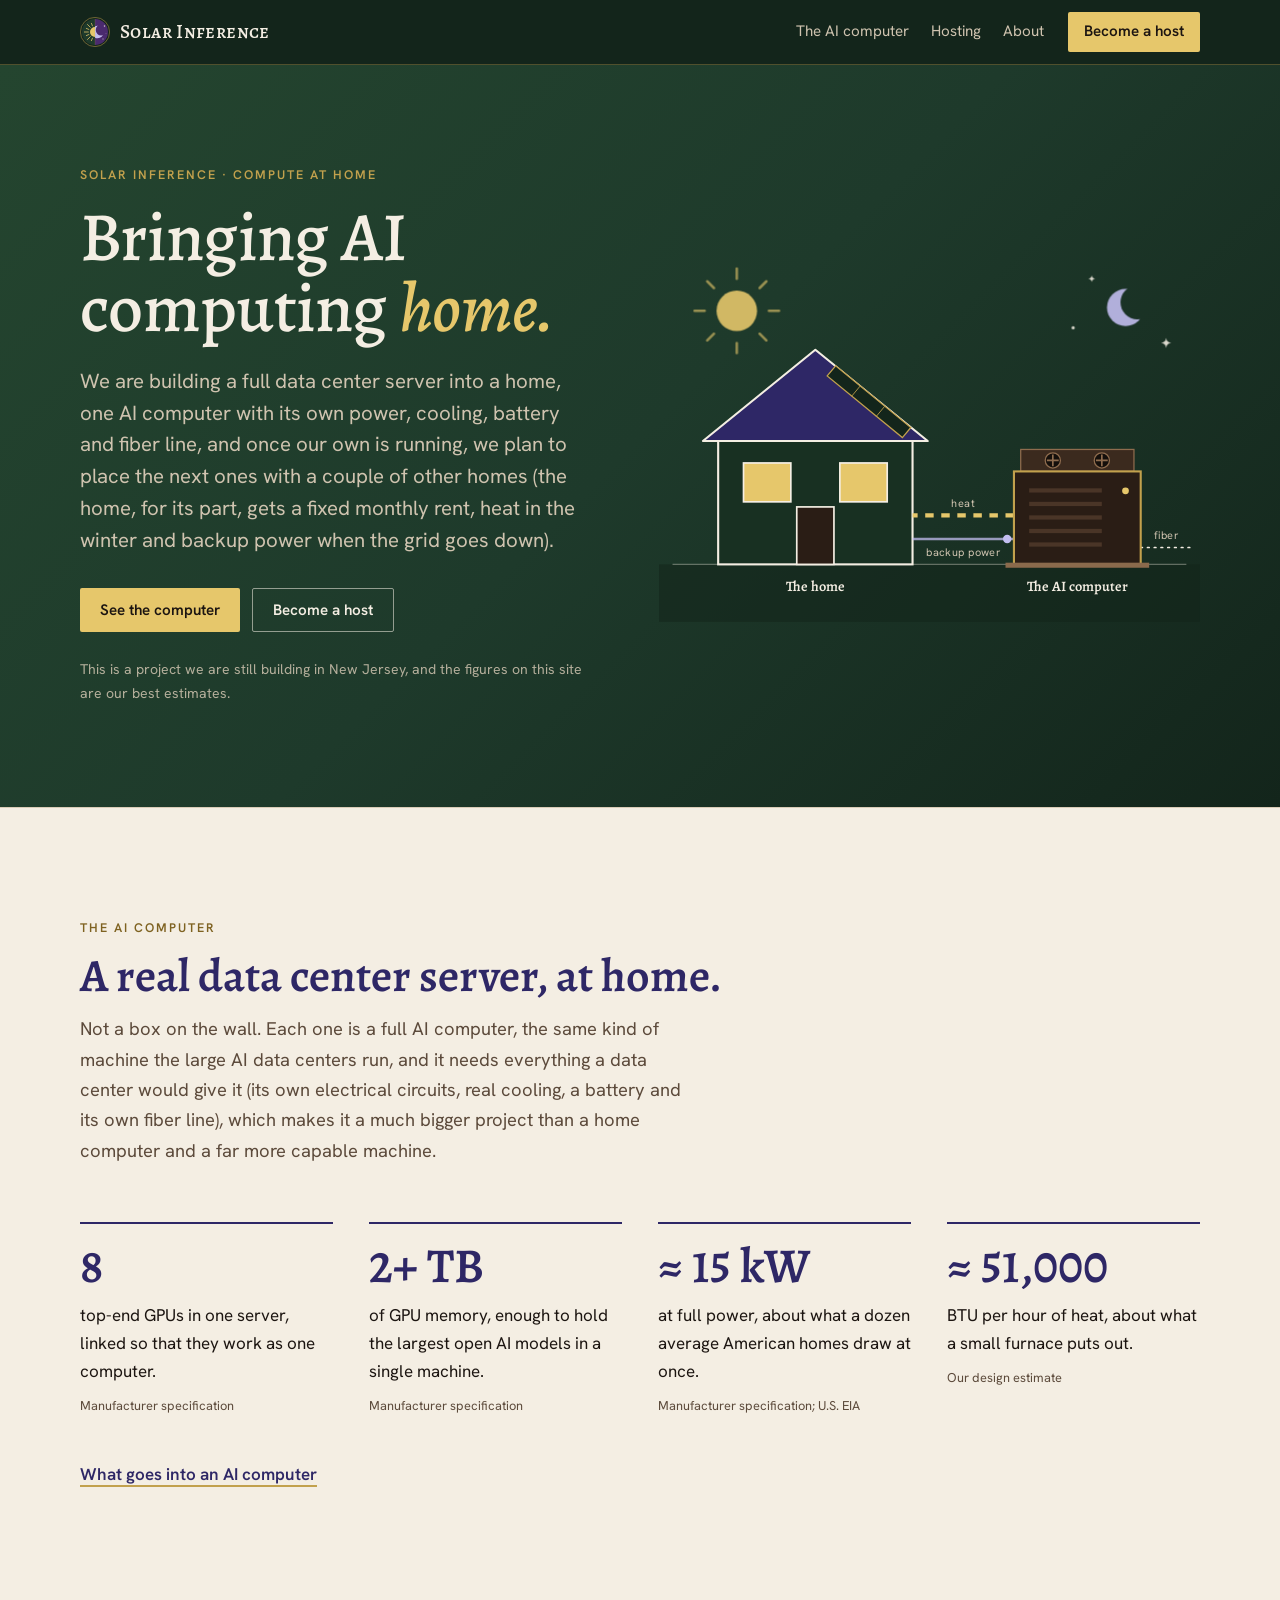
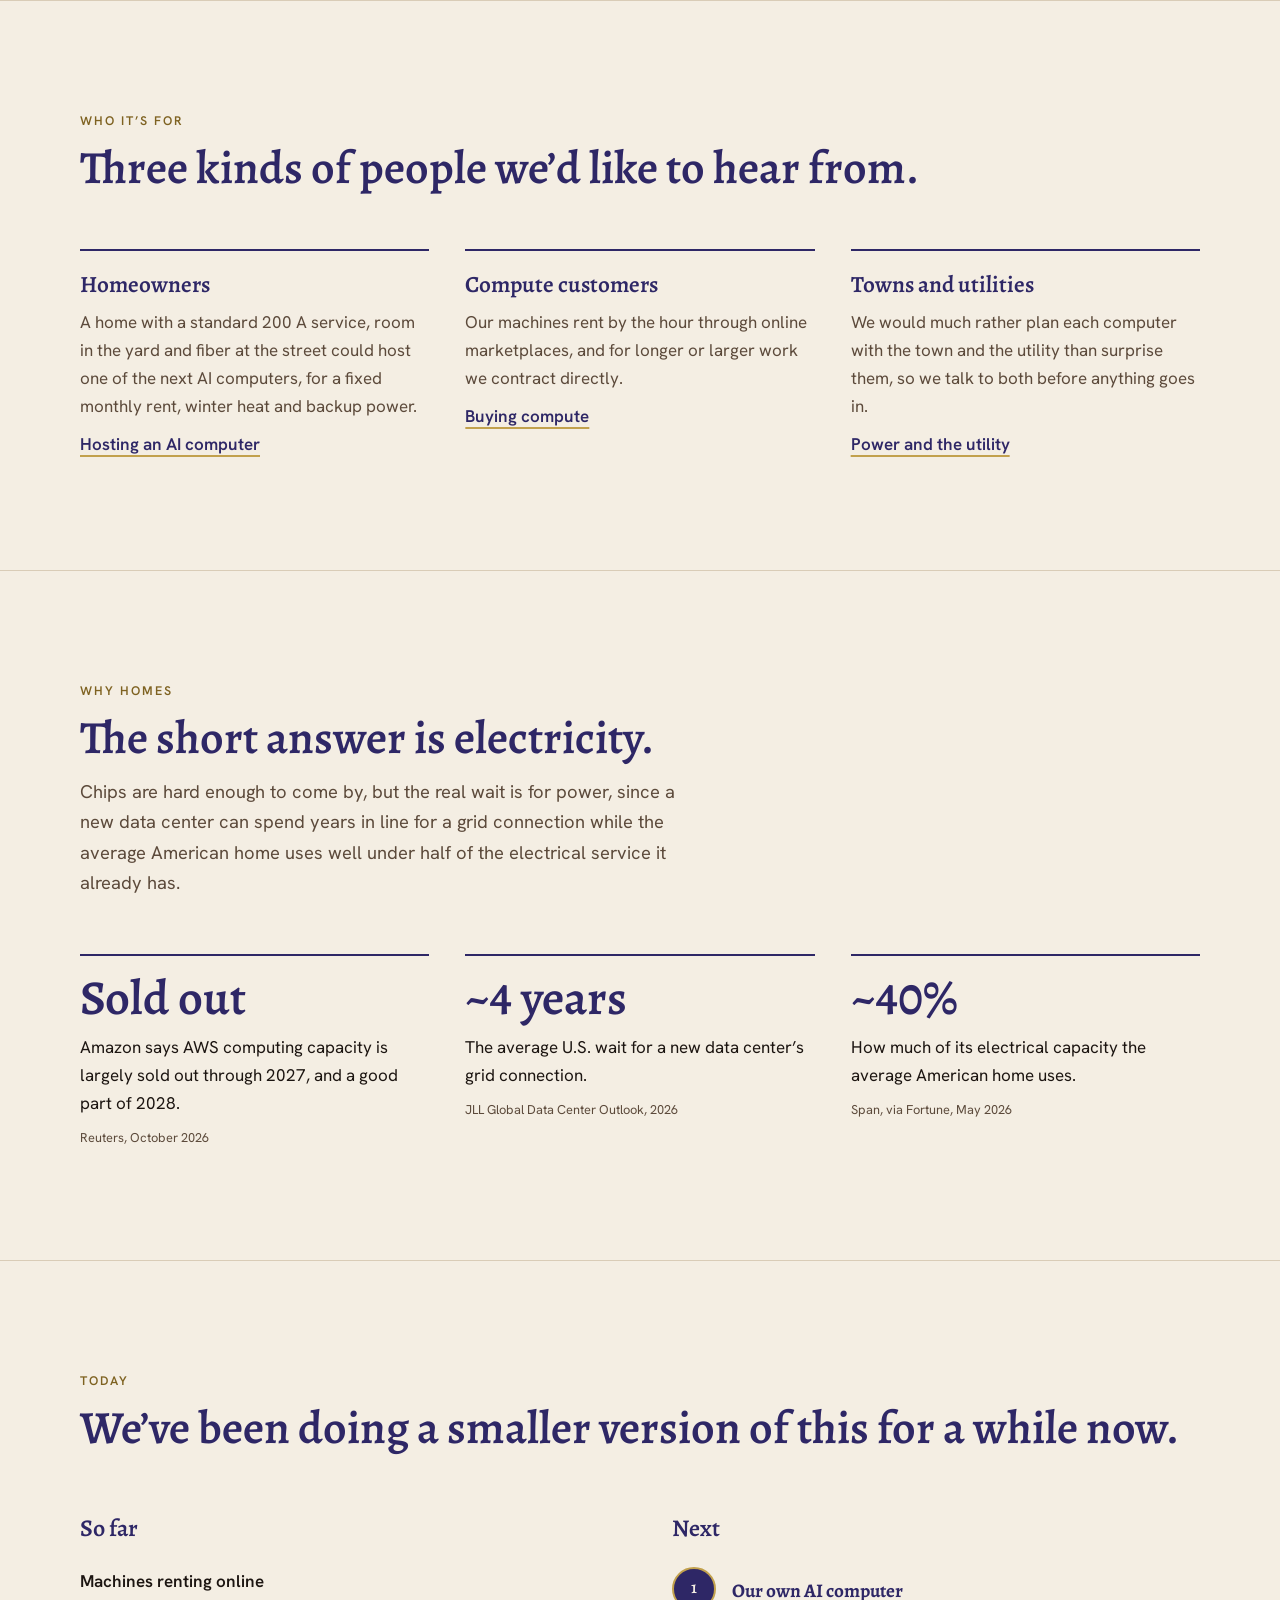
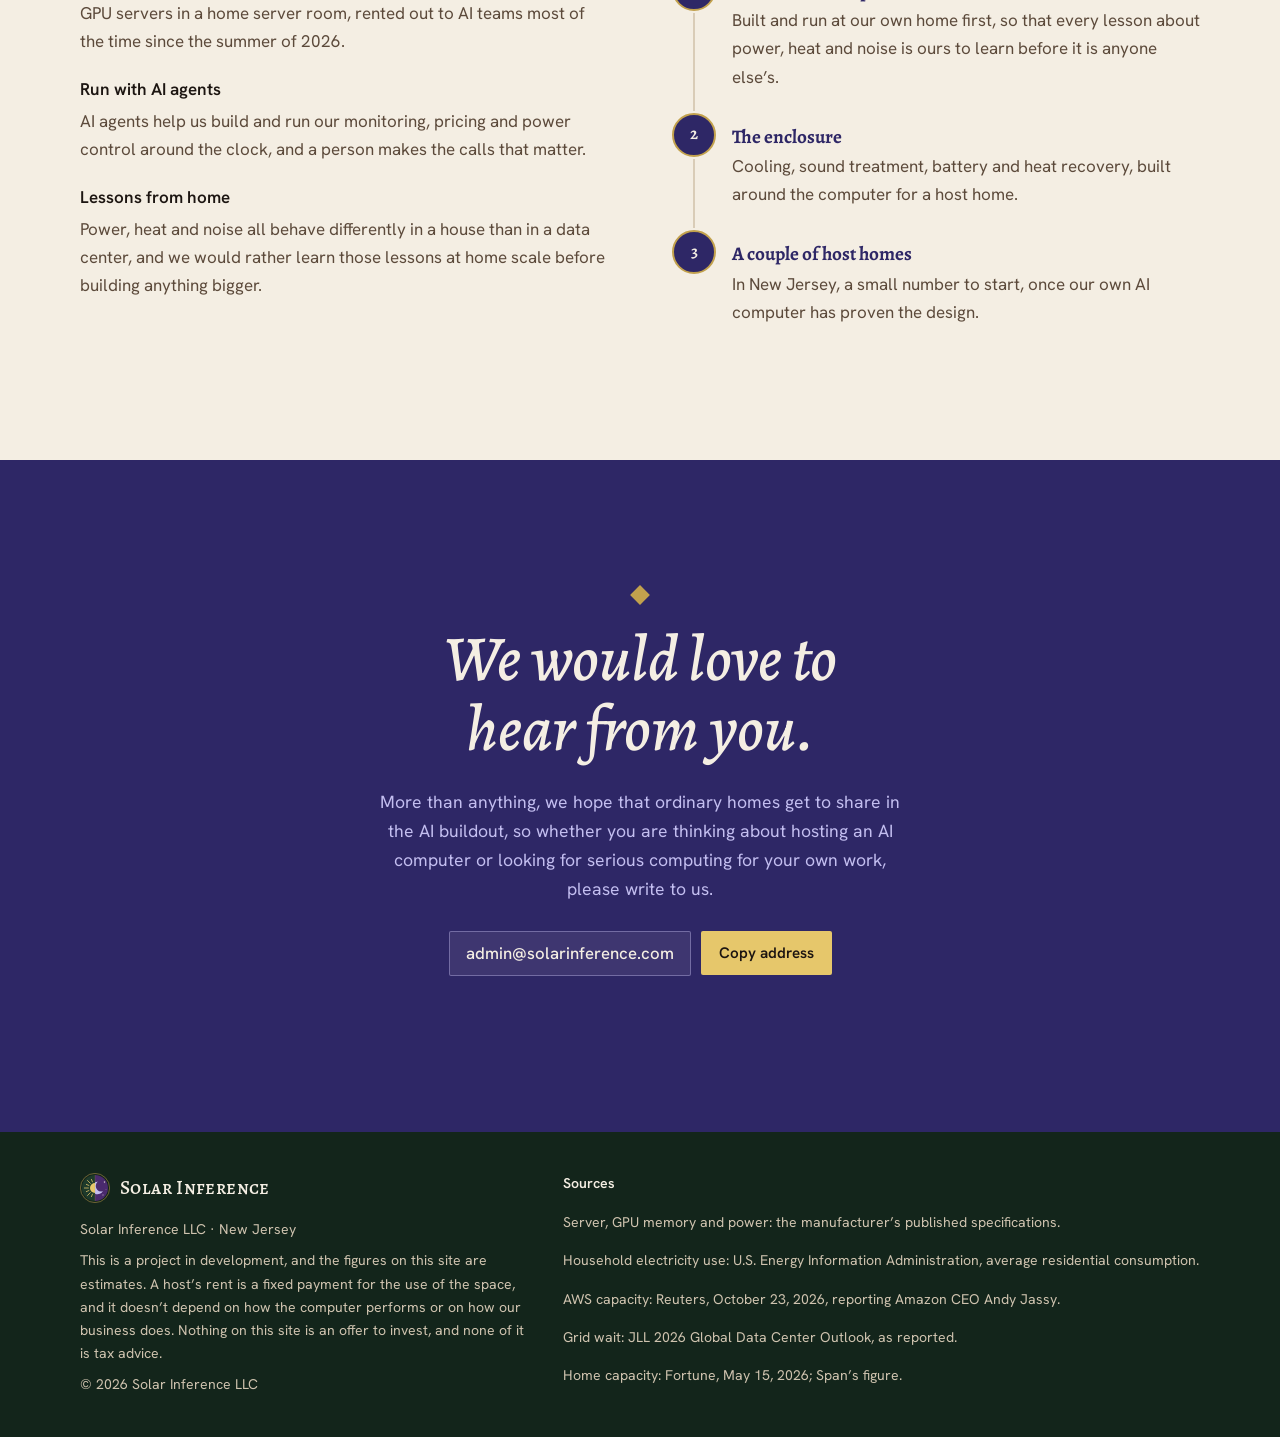
<file: index.html>
<!doctype html>
<html lang="en">
<head>
<meta charset="utf-8">
<meta name="viewport" content="width=device-width,initial-scale=1,viewport-fit=cover">
<meta name="theme-color" content="#13251B">
<title>Solar Inference · Compute at Home</title>
<meta name="description" content="Solar Inference is building full-size AI computers into homes, starting with our own, each with its own power, cooling, battery and fiber line. The host home gets fixed monthly rent, winter heat and backup power.">
<link rel="icon" href="emblem.svg" type="image/svg+xml">
<link rel="canonical" href="https://solarinference.com/">
<meta property="og:type" content="website">
<meta property="og:site_name" content="Solar Inference">
<meta property="og:title" content="Bringing AI computing home · Solar Inference">
<meta property="og:description" content="A full-size AI computer, built into a home with its own power, cooling, battery and fiber line. Ours first, then a couple of other homes.">
<meta property="og:url" content="https://solarinference.com/">
<meta property="og:image" content="https://solarinference.com/og.jpg">
<meta property="og:image:type" content="image/jpeg">
<meta property="og:image:width" content="1200">
<meta property="og:image:height" content="630">
<meta property="og:image:alt" content="Solar Inference: Bringing AI computing home. A house with solar panels and a large AI computer in its yard, linked by heat and backup power.">
<meta name="twitter:card" content="summary_large_image">
<style>:root{padding-top:env(safe-area-inset-top,0px);padding-bottom:env(safe-area-inset-bottom,0px)}body{margin:0}img{max-width:100%}[hidden]{display:none!important}</style>
<link rel="stylesheet" href="https://fonts.googleapis.com/css2?family=Alegreya:ital,wght@0,400..800;1,400..800&family=Alegreya+SC:wght@500;700&family=Hanken+Grotesk:wght@400;500;600&display=swap">
<link rel="stylesheet" href="site.css">
</head>
<body>
<header class="top">
  <div class="wrap">
    <a class="brand wm" href="./" aria-current="page"><img src="emblem.svg" alt="" width="30" height="30">Solar Inference</a>
    <nav class="nav" aria-label="Pages">
      <a href="node.html">The AI computer</a>
      <a href="host.html">Hosting</a>
      <a href="about.html">About</a>
    </nav>
    <a class="btn btn-gold" href="host.html">Become a host</a>
  </div>
</header>

<main id="top">
<section class="hero" aria-labelledby="hero-title">
  <div class="wrap">
    <div>
      <p class="eyebrow">Solar Inference · Compute at home</p>
      <h1 id="hero-title">Bringing AI computing <em>home.</em></h1>
      <p class="lead">We are building a full data center server into a home, one AI computer with its own power, cooling, battery and fiber line, and once our own is running, we plan to place the next ones with a couple of other homes (the home, for its part, gets a fixed monthly rent, heat in the winter and backup power when the grid goes down).</p>
      <div class="ctas">
        <a class="btn btn-gold" href="node.html">See the computer</a>
        <a class="btn btn-line" href="host.html">Become a host</a>
      </div>
      <p class="note">This is a project we are still building in New Jersey, and the figures on this site are our best estimates.</p>
    </div>
    <svg class="scene" viewBox="0 0 640 440" role="img" aria-label="A house with solar panels and, beside it in the yard, a large computing enclosure. Heat flows from the enclosure into the house, backup power runs along a second line, and a fiber line leaves to the street.">
      <defs><mask id="moonmask"><rect width="640" height="440" fill="#fff"/><circle cx="566" cy="62" r="20" fill="#000"/></mask></defs>
      <g opacity=".9">
        <circle cx="92" cy="72" r="24" fill="#E6C76B"/>
        <path d="M92 34v-12M92 122v-12M54 72h-12M142 72h-12M65 45l-8-8M127 107l-8-8M65 99l-8 8M127 37l-8 8" stroke="#E6C76B" stroke-width="3" stroke-linecap="round" opacity=".7"/>
        <circle cx="552" cy="68" r="22" fill="#C3BEF0" mask="url(#moonmask)"/>
        <path d="M600 104q.6 5.4 6 6q-5.4.6-6 6q-.6-5.4-6-6q5.4-.6 6-6z" fill="#F4EEE3"/>
        <path d="M512 30q.4 3.6 4 4q-3.6.4-4 4q-.4-3.6-4-4q3.6-.4 4-4z" fill="#F4EEE3"/>
        <circle cx="490" cy="92" r="1.8" fill="#F4EEE3"/>
      </g>
      <rect x="0" y="372" width="640" height="68" fill="#13251B" opacity=".55"/>
      <path d="M16 372H624" stroke="#F4EEE3" stroke-opacity=".35" stroke-width="1.5"/>
      <rect x="70" y="220" width="230" height="152" fill="#183022" stroke="#F4EEE3" stroke-width="2.5"/>
      <polygon points="52,226 185,118 318,226" fill="#2E2766" stroke="#F4EEE3" stroke-width="2.5" stroke-linejoin="round"/>
      <polygon points="209,137 298,210 288,222 199,149" fill="#13251B" stroke="#C2A14D" stroke-width="1.5"/>
      <path d="M238 161L228 173M267 185L257 197" stroke="#C2A14D" stroke-width="1"/>
      <rect class="glow" x="100" y="252" width="56" height="46" fill="#E6C76B"/>
      <rect x="100" y="252" width="56" height="46" fill="none" stroke="#F4EEE3" stroke-width="2"/>
      <rect class="glow" x="214" y="252" width="56" height="46" fill="#E6C76B"/>
      <rect x="214" y="252" width="56" height="46" fill="none" stroke="#F4EEE3" stroke-width="2"/>
      <rect x="163" y="304" width="44" height="68" fill="#2A1D15" stroke="#F4EEE3" stroke-width="2"/>
      <path class="flow-heat" d="M420 314H300" stroke="#E6C76B" stroke-width="5" fill="none"/>
      <path d="M420 342H300" stroke="#C3BEF0" stroke-width="3" fill="none" opacity=".75"/>
      <circle class="dot" cx="412" cy="342" r="5" fill="#C3BEF0"/>
      <path class="flow-fiber" d="M570 352H630" stroke="#F4EEE3" stroke-width="2" fill="none" stroke-linecap="round"/>
      <rect x="428" y="236" width="134" height="26" fill="#3B2A1E" stroke="#8E6C4E" stroke-width="1.5"/>
      <g class="fan"><circle cx="466" cy="249" r="9" fill="#140F0B" stroke="#8E6C4E" stroke-width="1.5"/><path d="M466 242v14M459 249h14" stroke="#8E6C4E" stroke-width="2"/></g>
      <g class="fan"><circle cx="524" cy="249" r="9" fill="#140F0B" stroke="#8E6C4E" stroke-width="1.5"/><path d="M524 242v14M517 249h14" stroke="#8E6C4E" stroke-width="2"/></g>
      <rect x="420" y="262" width="150" height="110" fill="#2A1D15" stroke="#C2A14D" stroke-width="2.5"/>
      <rect x="438" y="282" width="86" height="5" fill="#4A3527"/>
      <rect x="438" y="298" width="86" height="5" fill="#4A3527"/>
      <rect x="438" y="314" width="86" height="5" fill="#4A3527"/>
      <rect x="438" y="330" width="86" height="5" fill="#4A3527"/>
      <rect x="438" y="346" width="86" height="5" fill="#4A3527"/>
      <circle class="led" cx="552" cy="285" r="4" fill="#E6C76B"/>
      <rect x="410" y="370" width="170" height="6" fill="#8A6A4C"/>
      <text x="360" y="304" text-anchor="middle">heat</text>
      <text x="360" y="362" text-anchor="middle">backup power</text>
      <text x="600" y="342" text-anchor="middle">fiber</text>
      <text class="lbl-strong" x="185" y="404" text-anchor="middle">The home</text>
      <text class="lbl-strong" x="495" y="404" text-anchor="middle">The AI computer</text>
    </svg>
  </div>
</section>

<section class="sec" id="node" aria-labelledby="node-title">
  <div class="wrap">
    <div class="sec-head">
      <p class="eyebrow">The AI computer</p>
      <h2 class="h2" id="node-title">A real data center server, at home.</h2>
      <p class="lede">Not a box on the wall. Each one is a full AI computer, the same kind of machine the large AI data centers run, and it needs everything a data center would give it (its own electrical circuits, real cooling, a battery and its own fiber line), which makes it a much bigger project than a home computer and a far more capable machine.</p>
    </div>
    <div class="figs">
      <div class="fig"><b class="num">8</b><p>top-end GPUs in one server, linked so that they work as one computer.</p><p class="src">Manufacturer specification</p></div>
      <div class="fig"><b class="num">2+ TB</b><p>of GPU memory, enough to hold the largest open AI models in a single machine.</p><p class="src">Manufacturer specification</p></div>
      <div class="fig"><b class="num">≈ 15 kW</b><p>at full power, about what a dozen average American homes draw at once.</p><p class="src">Manufacturer specification; U.S. EIA</p></div>
      <div class="fig"><b class="num">≈ 51,000</b><p>BTU per hour of heat, about what a small furnace puts out.</p><p class="src">Our design estimate</p></div>
    </div>
    <p class="more"><a href="node.html">What goes into an AI computer</a></p>
  </div>
</section>

<section class="sec" id="who" aria-labelledby="who-title">
  <div class="wrap">
    <div class="sec-head">
      <p class="eyebrow">Who it’s for</p>
      <h2 class="h2" id="who-title">Three kinds of people we’d like to hear from.</h2>
    </div>
    <div class="doors">
      <article><h3>Homeowners</h3><p>A home with a standard 200 A service, room in the yard and fiber at the street could host one of the next AI computers, for a fixed monthly rent, winter heat and backup power.</p><p><a href="host.html">Hosting an AI computer</a></p></article>
      <article><h3>Compute customers</h3><p>Our machines rent by the hour through online marketplaces, and for longer or larger work we contract directly.</p><p><a href="about.html#compute">Buying compute</a></p></article>
      <article><h3>Towns and utilities</h3><p>We would much rather plan each computer with the town and the utility than surprise them, so we talk to both before anything goes in.</p><p><a href="node.html#power">Power and the utility</a></p></article>
    </div>
  </div>
</section>

<section class="sec" id="why" aria-labelledby="why-title">
  <div class="wrap">
    <div class="sec-head">
      <p class="eyebrow">Why homes</p>
      <h2 class="h2" id="why-title">The short answer is electricity.</h2>
      <p class="lede">Chips are hard enough to come by, but the real wait is for power, since a new data center can spend years in line for a grid connection while the average American home uses well under half of the electrical service it already has.</p>
    </div>
    <div class="figs three">
      <div class="fig"><b>Sold out</b><p>Amazon says AWS computing capacity is largely sold out through 2027, and a good part of 2028.</p><p class="src">Reuters, October 2026</p></div>
      <div class="fig"><b>~4 years</b><p>The average U.S. wait for a new data center’s grid connection.</p><p class="src">JLL Global Data Center Outlook, 2026</p></div>
      <div class="fig"><b class="num">~40%</b><p>How much of its electrical capacity the average American home uses.</p><p class="src">Span, via Fortune, May 2026</p></div>
    </div>
  </div>
</section>

<section class="sec" id="now" aria-labelledby="now-title">
  <div class="wrap">
    <div class="sec-head">
      <p class="eyebrow">Today</p>
      <h2 class="h2" id="now-title">We’ve been doing a smaller version of this for a while now.</h2>
    </div>
    <div class="now">
      <div>
        <h3 class="sub">So far</h3>
        <div class="built">
          <div><b>Machines renting online</b><p>GPU servers in a home server room, rented out to AI teams most of the time since the summer of 2026.</p></div>
          <div><b>Run with AI agents</b><p>AI agents help us build and run our monitoring, pricing and power control around the clock, and a person makes the calls that matter.</p></div>
          <div><b>Lessons from home</b><p>Power, heat and noise all behave differently in a house than in a data center, and we would rather learn those lessons at home scale before building anything bigger.</p></div>
        </div>
      </div>
      <div>
        <h3 class="sub">Next</h3>
        <ol class="timeline">
          <li><div><b>Our own AI computer</b><span>Built and run at our own home first, so that every lesson about power, heat and noise is ours to learn before it is anyone else’s.</span></div></li>
          <li><div><b>The enclosure</b><span>Cooling, sound treatment, battery and heat recovery, built around the computer for a host home.</span></div></li>
          <li><div><b>A couple of host homes</b><span>In New Jersey, a small number to start, once our own AI computer has proven the design.</span></div></li>
        </ol>
      </div>
    </div>
  </div>
</section>

<section class="close" aria-labelledby="close-title">
  <div class="wrap">
    <span class="orn" aria-hidden="true"></span>
    <h2 id="close-title">We would love to hear from you.</h2>
    <p>More than anything, we hope that ordinary homes get to share in the AI buildout, so whether you are thinking about hosting an AI computer or looking for serious computing for your own work, please write to us.</p>
    <div class="contact" id="contact">
      <code id="contact-email">admin@solarinference.com</code>
      <button type="button" id="copy-email">Copy address</button>
      <p class="msg" id="copy-msg" role="status"></p>
    </div>
  </div>
</section>
</main>

<footer class="foot">
  <div class="wrap">
    <div>
      <a class="brand wm" href="./"><img src="emblem.svg" alt="" width="30" height="30">Solar Inference</a>
      <p style="margin-top:14px">Solar Inference LLC · New Jersey</p>
      <p>This is a project in development, and the figures on this site are estimates. A host’s rent is a fixed payment for the use of the space, and it doesn’t depend on how the computer performs or on how our business does. Nothing on this site is an offer to invest, and none of it is tax advice.</p>
      <p>© 2026 Solar Inference LLC</p>
    </div>
    <div class="srcs">
      <b>Sources</b>
      <span>Server, GPU memory and power: the manufacturer’s published specifications.</span>
      <span>Household electricity use: U.S. Energy Information Administration, average residential consumption.</span>
      <span>AWS capacity: Reuters, October 23, 2026, reporting Amazon CEO Andy Jassy.</span>
      <span>Grid wait: JLL 2026 Global Data Center Outlook, as reported.</span>
      <span>Home capacity: Fortune, May 15, 2026; Span’s figure.</span>
    </div>
  </div>
</footer>

<script>
(function(){
  var btn=document.getElementById('copy-email'), msg=document.getElementById('copy-msg'), code=document.getElementById('contact-email');
  if(!btn) return;
  btn.addEventListener('click',function(){
    var text=code.textContent.trim();
    function selectIt(){var r=document.createRange();r.selectNodeContents(code);var s=window.getSelection();s.removeAllRanges();s.addRange(r);msg.textContent='Selected. Press Ctrl+C or Cmd+C to copy.';}
    if(navigator.clipboard&&navigator.clipboard.writeText){
      navigator.clipboard.writeText(text).then(function(){msg.textContent='Copied.';},selectIt);
    } else { selectIt(); }
  });
})();
</script>
</body>
</html>
</file>
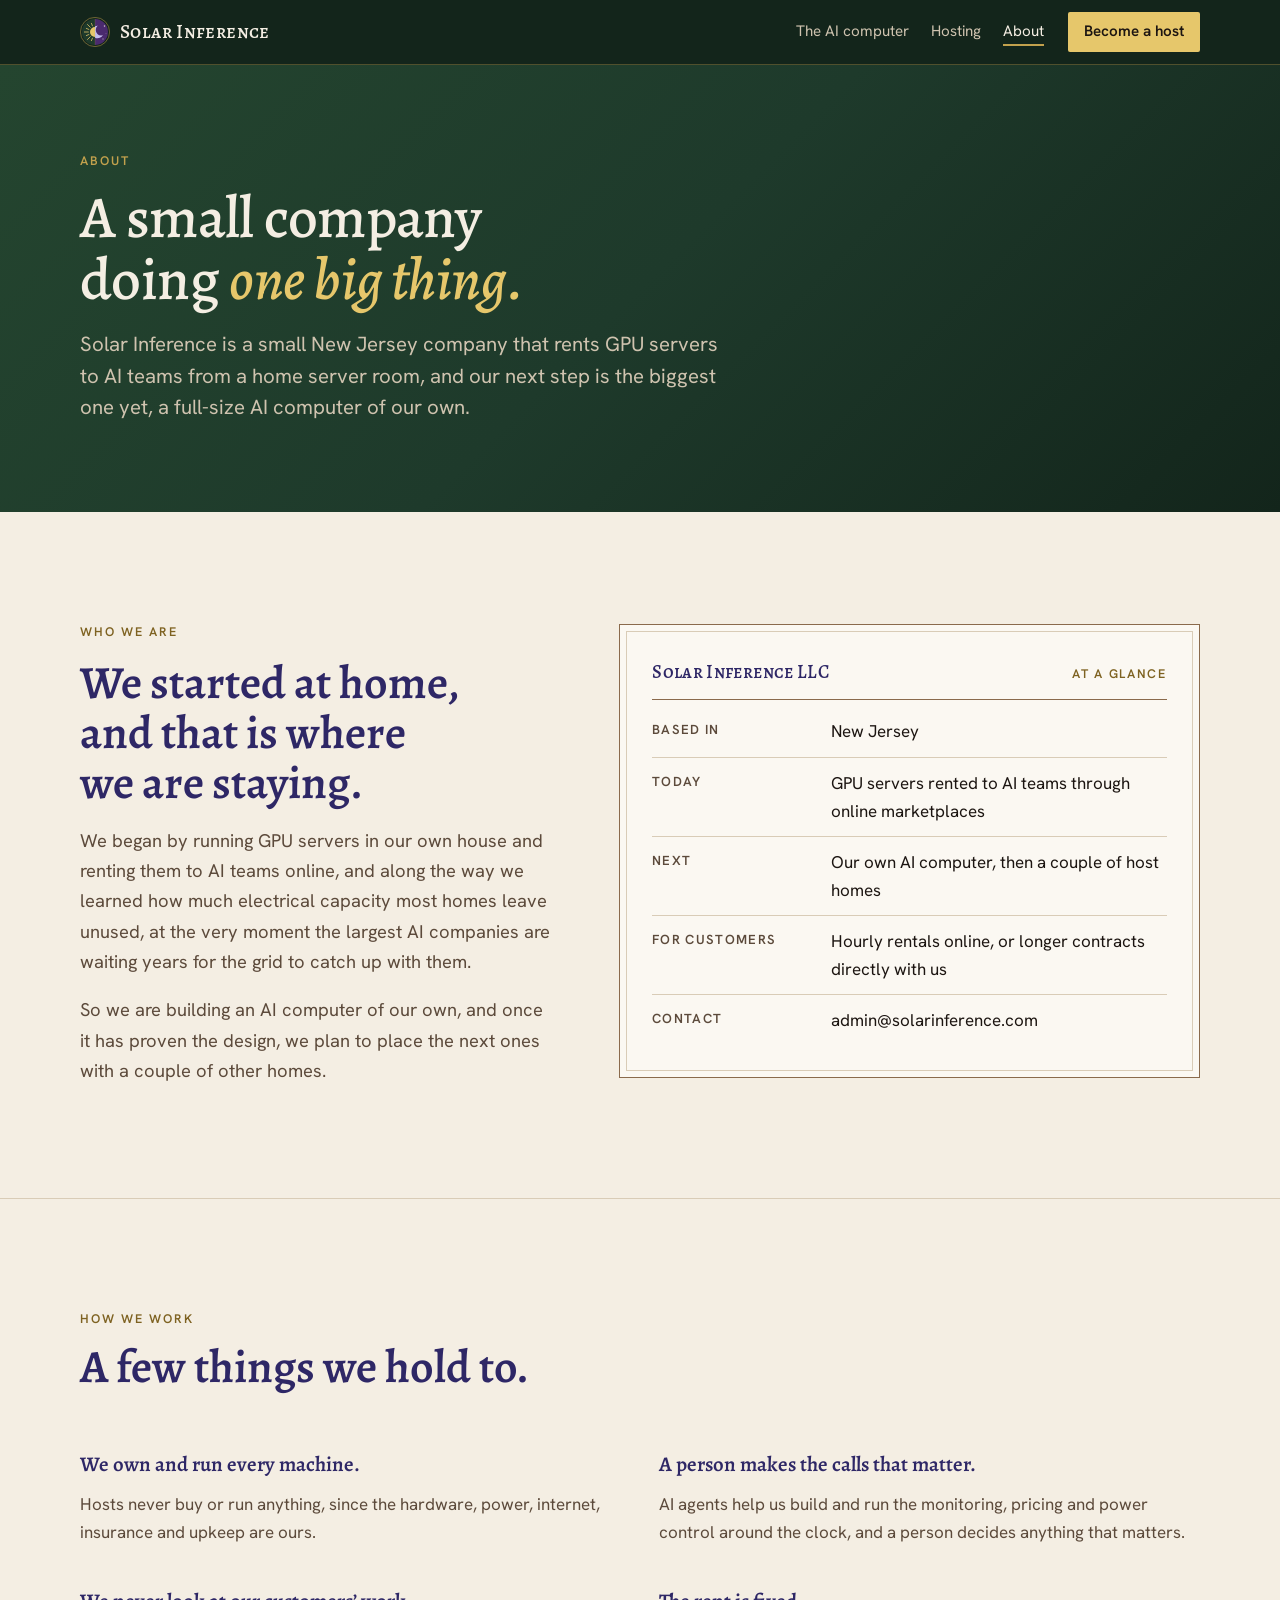
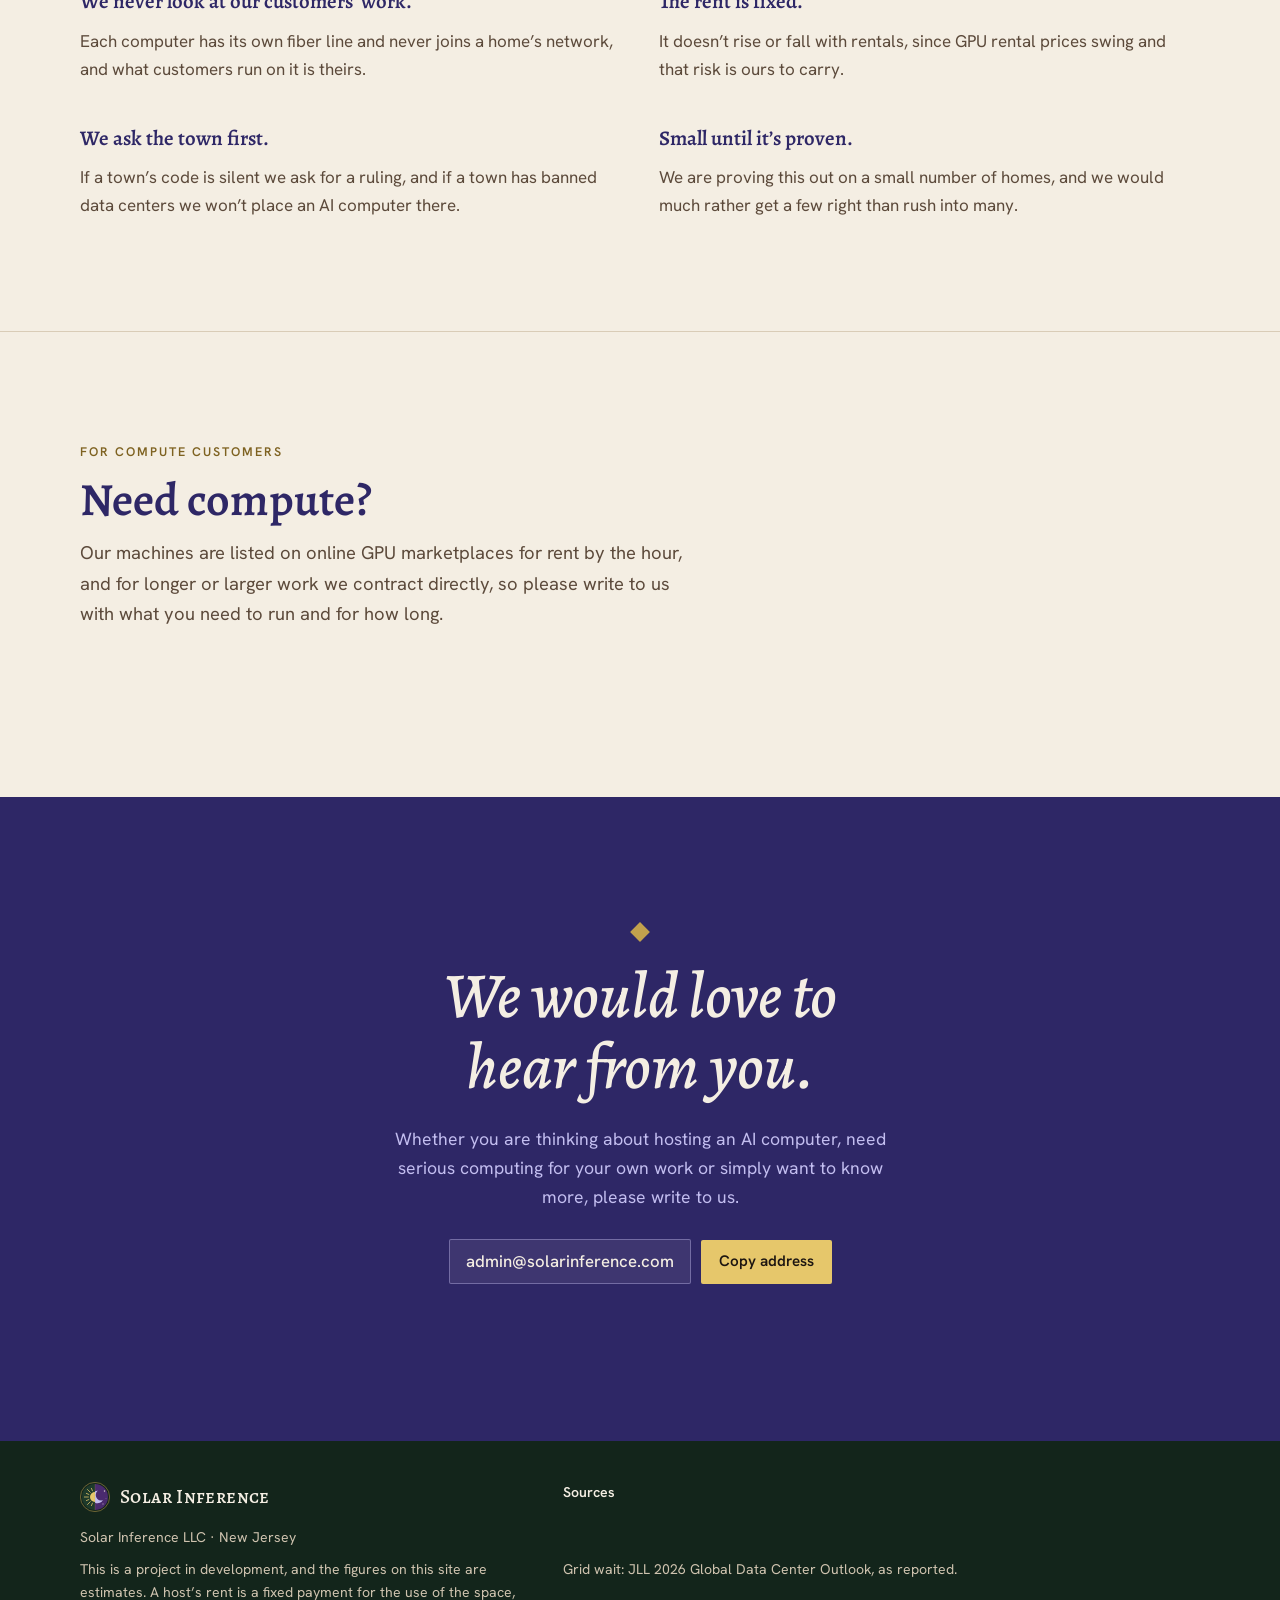
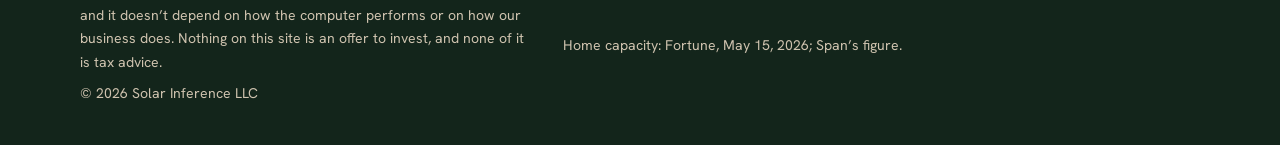
<file: about.html>
<!doctype html>
<html lang="en">
<head>
<meta charset="utf-8">
<meta name="viewport" content="width=device-width,initial-scale=1,viewport-fit=cover">
<meta name="theme-color" content="#13251B">
<title>About · Solar Inference</title>
<meta name="description" content="Solar Inference LLC is a small New Jersey company that rents GPU servers to AI teams from a home server room and is building its first full-size AI computer.">
<link rel="icon" href="emblem.svg" type="image/svg+xml">
<link rel="canonical" href="https://solarinference.com/about.html">
<meta property="og:type" content="website">
<meta property="og:site_name" content="Solar Inference">
<meta property="og:title" content="About · Solar Inference">
<meta property="og:description" content="A small New Jersey company doing one big thing: building a full-size AI computer into a home.">
<meta property="og:url" content="https://solarinference.com/about.html">
<meta property="og:image" content="https://solarinference.com/og.jpg">
<meta property="og:image:width" content="1200">
<meta property="og:image:height" content="630">
<meta name="twitter:card" content="summary_large_image">
<style>:root{padding-top:env(safe-area-inset-top,0px);padding-bottom:env(safe-area-inset-bottom,0px)}body{margin:0}img{max-width:100%}[hidden]{display:none!important}</style>
<link rel="stylesheet" href="https://fonts.googleapis.com/css2?family=Alegreya:ital,wght@0,400..800;1,400..800&family=Alegreya+SC:wght@500;700&family=Hanken+Grotesk:wght@400;500;600&display=swap">
<link rel="stylesheet" href="site.css">
</head>
<body>
<header class="top">
  <div class="wrap">
    <a class="brand wm" href="./"><img src="emblem.svg" alt="" width="30" height="30">Solar Inference</a>
    <nav class="nav" aria-label="Pages">
      <a href="node.html">The AI computer</a>
      <a href="host.html">Hosting</a>
      <a href="about.html" aria-current="page">About</a>
    </nav>
    <a class="btn btn-gold" href="host.html">Become a host</a>
  </div>
</header>

<main id="top">
<section class="page-head" aria-labelledby="page-title">
  <div class="wrap">
    <p class="eyebrow">About</p>
    <h1 id="page-title">A small company doing <em>one big thing.</em></h1>
    <p class="lead">Solar Inference is a small New Jersey company that rents GPU servers to AI teams from a home server room, and our next step is the biggest one yet, a full-size AI computer of our own.</p>
  </div>
</section>

<section class="sec" id="who" aria-labelledby="who-title" style="border-top:0">
  <div class="wrap product">
    <div class="copy">
      <p class="eyebrow">Who we are</p>
      <h2 class="h2" id="who-title">We started at home, and that is where we are staying.</h2>
      <p class="lede">We began by running GPU servers in our own house and renting them to AI teams online, and along the way we learned how much electrical capacity most homes leave unused, at the very moment the largest AI companies are waiting years for the grid to catch up with them.</p>
      <p class="lede">So we are building an AI computer of our own, and once it has proven the design, we plan to place the next ones with a couple of other homes.</p>
    </div>
    <div class="plate" role="group" aria-labelledby="plate-title">
      <div class="plate-head"><span class="wm" id="plate-title">Solar Inference LLC</span><span>At a glance</span></div>
      <dl>
        <dt>Based in</dt><dd>New Jersey</dd>
        <dt>Today</dt><dd>GPU servers rented to AI teams through online marketplaces</dd>
        <dt>Next</dt><dd>Our own AI computer, then a couple of host homes</dd>
        <dt>For customers</dt><dd>Hourly rentals online, or longer contracts directly with us</dd>
        <dt>Contact</dt><dd>admin@solarinference.com</dd>
      </dl>
    </div>
  </div>
</section>

<section class="sec" id="how" aria-labelledby="how-title">
  <div class="wrap">
    <div class="sec-head">
      <p class="eyebrow">How we work</p>
      <h2 class="h2" id="how-title">A few things we hold to.</h2>
    </div>
    <div class="principles">
      <div><h3>We own and run every machine.</h3><p>Hosts never buy or run anything, since the hardware, power, internet, insurance and upkeep are ours.</p></div>
      <div><h3>A person makes the calls that matter.</h3><p>AI agents help us build and run the monitoring, pricing and power control around the clock, and a person decides anything that matters.</p></div>
      <div><h3>We never look at our customers’ work.</h3><p>Each computer has its own fiber line and never joins a home’s network, and what customers run on it is theirs.</p></div>
      <div><h3>The rent is fixed.</h3><p>It doesn’t rise or fall with rentals, since GPU rental prices swing and that risk is ours to carry.</p></div>
      <div><h3>We ask the town first.</h3><p>If a town’s code is silent we ask for a ruling, and if a town has banned data centers we won’t place an AI computer there.</p></div>
      <div><h3>Small until it’s proven.</h3><p>We are proving this out on a small number of homes, and we would much rather get a few right than rush into many.</p></div>
    </div>
  </div>
</section>

<section class="sec" id="compute" aria-labelledby="compute-title">
  <div class="wrap">
    <div class="sec-head">
      <p class="eyebrow">For compute customers</p>
      <h2 class="h2" id="compute-title">Need compute?</h2>
      <p class="lede">Our machines are listed on online GPU marketplaces for rent by the hour, and for longer or larger work we contract directly, so please write to us with what you need to run and for how long.</p>
    </div>
  </div>
</section>

<section class="close" aria-labelledby="close-title">
  <div class="wrap">
    <span class="orn" aria-hidden="true"></span>
    <h2 id="close-title">We would love to hear from you.</h2>
    <p>Whether you are thinking about hosting an AI computer, need serious computing for your own work or simply want to know more, please write to us.</p>
    <div class="contact" id="contact">
      <code id="contact-email">admin@solarinference.com</code>
      <button type="button" id="copy-email">Copy address</button>
      <p class="msg" id="copy-msg" role="status"></p>
    </div>
  </div>
</section>
</main>

<footer class="foot">
  <div class="wrap">
    <div>
      <a class="brand wm" href="./"><img src="emblem.svg" alt="" width="30" height="30">Solar Inference</a>
      <p style="margin-top:14px">Solar Inference LLC · New Jersey</p>
      <p>This is a project in development, and the figures on this site are estimates. A host’s rent is a fixed payment for the use of the space, and it doesn’t depend on how the computer performs or on how our business does. Nothing on this site is an offer to invest, and none of it is tax advice.</p>
      <p>© 2026 Solar Inference LLC</p>
    </div>
    <div class="srcs">
      <b>Sources</b>
      <span>Grid wait: JLL 2026 Global Data Center Outlook, as reported.</span>
      <span>Home capacity: Fortune, May 15, 2026; Span’s figure.</span>
    </div>
  </div>
</footer>

<script>
(function(){
  var btn=document.getElementById('copy-email'), msg=document.getElementById('copy-msg'), code=document.getElementById('contact-email');
  if(!btn) return;
  btn.addEventListener('click',function(){
    var text=code.textContent.trim();
    function selectIt(){var r=document.createRange();r.selectNodeContents(code);var s=window.getSelection();s.removeAllRanges();s.addRange(r);msg.textContent='Selected. Press Ctrl+C or Cmd+C to copy.';}
    if(navigator.clipboard&&navigator.clipboard.writeText){
      navigator.clipboard.writeText(text).then(function(){msg.textContent='Copied.';},selectIt);
    } else { selectIt(); }
  });
})();
</script>
</body>
</html>
</file>
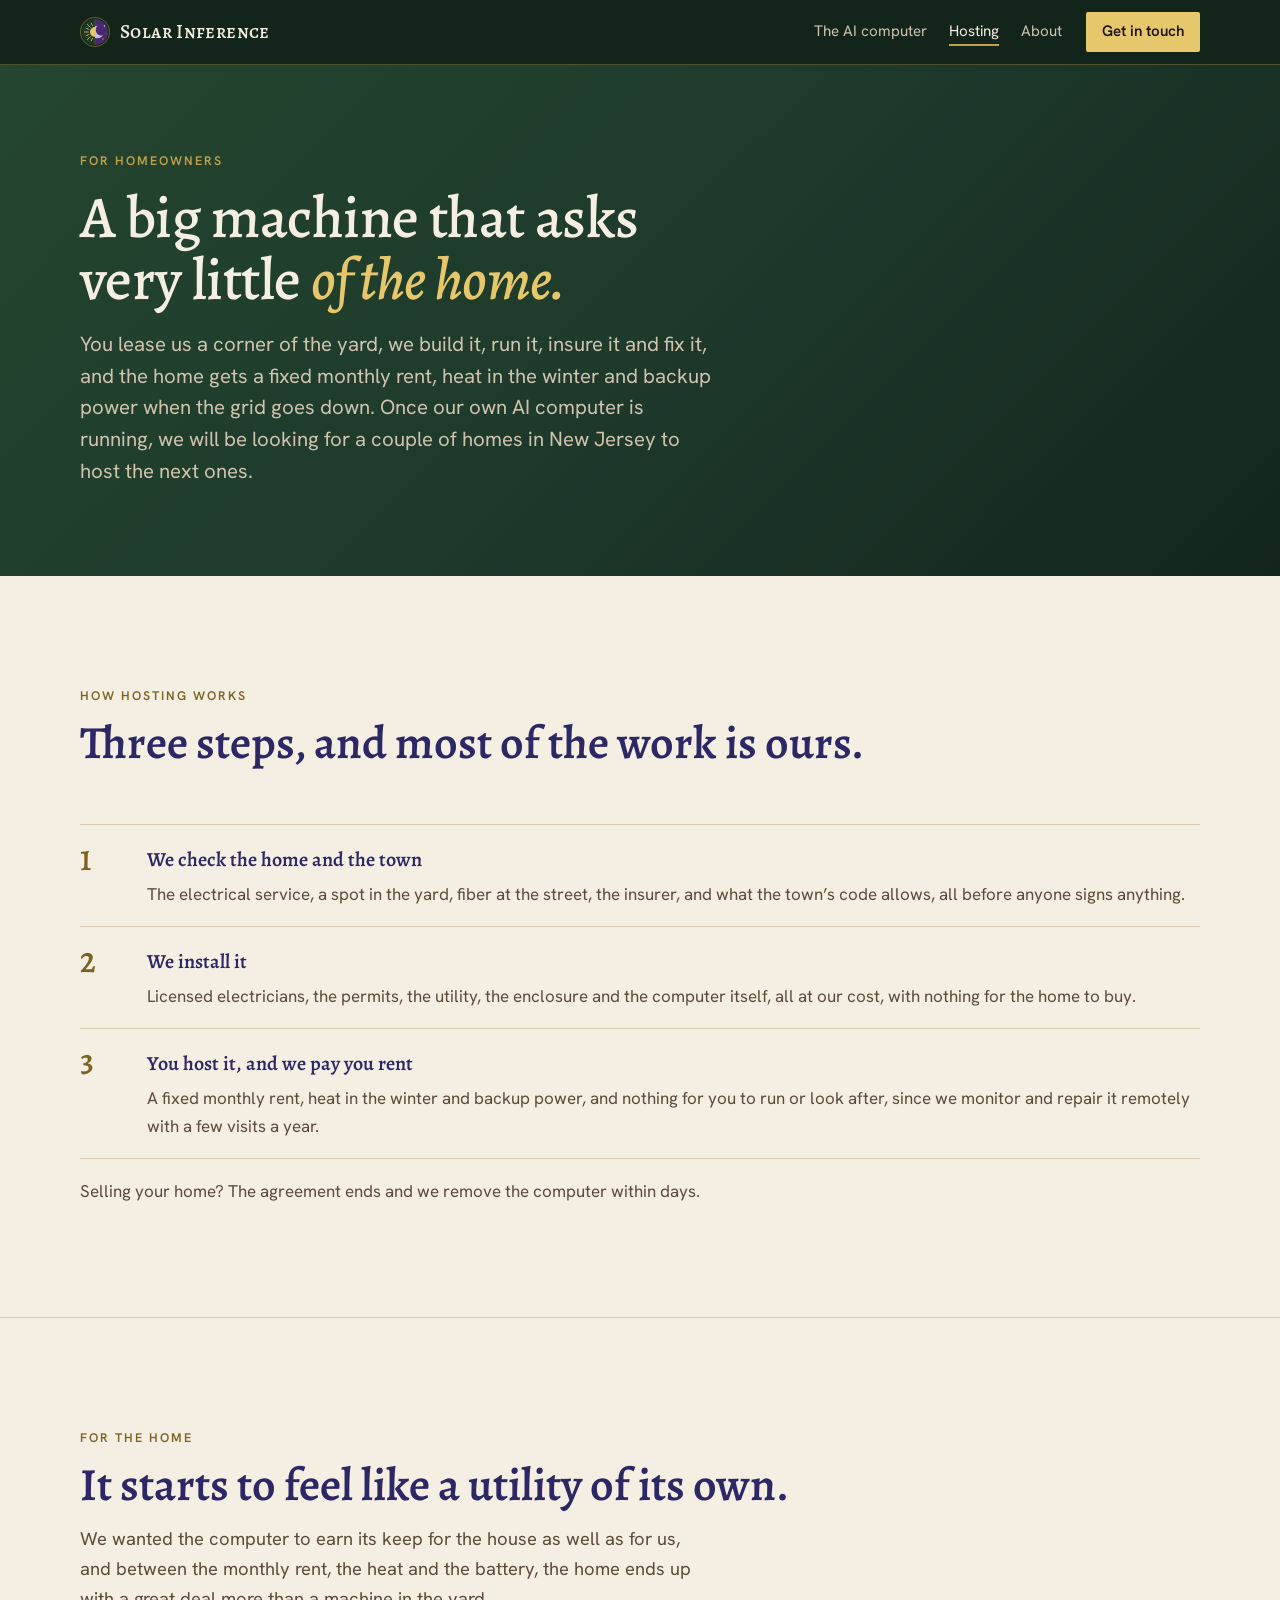
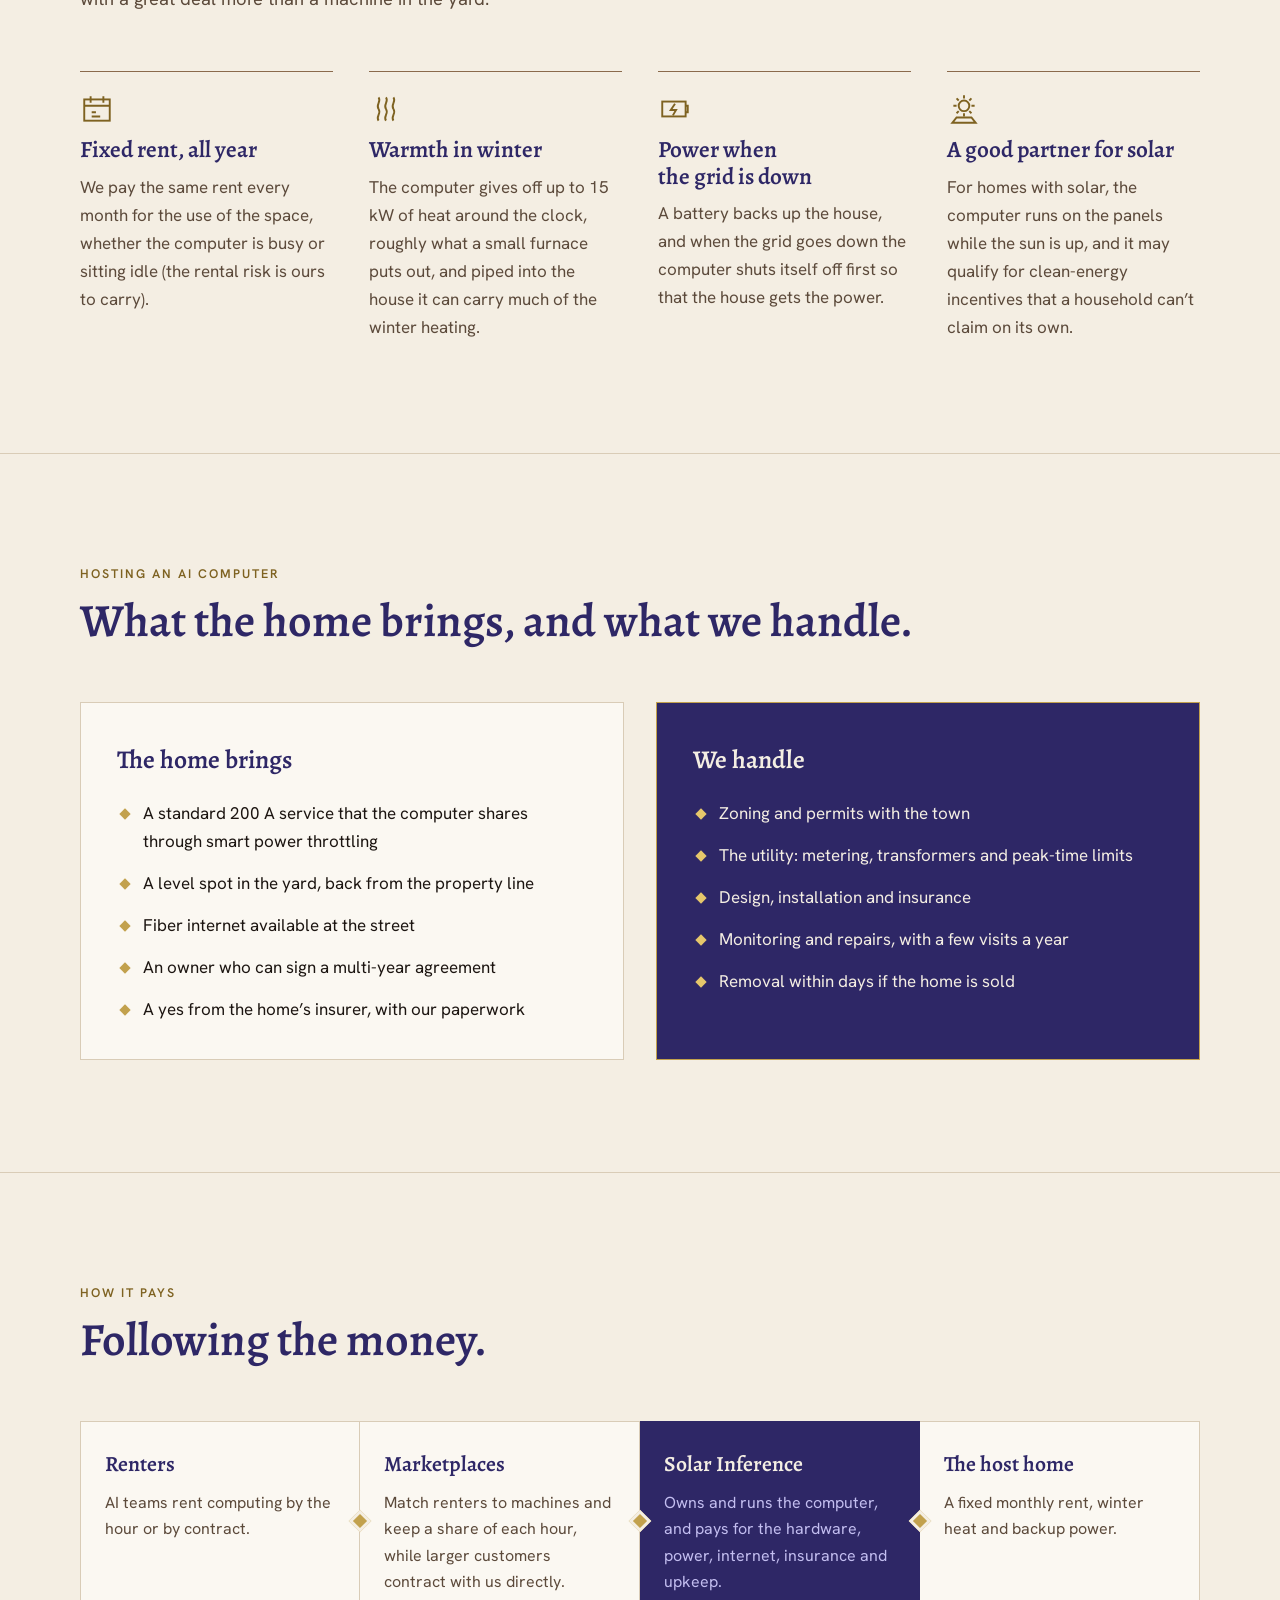
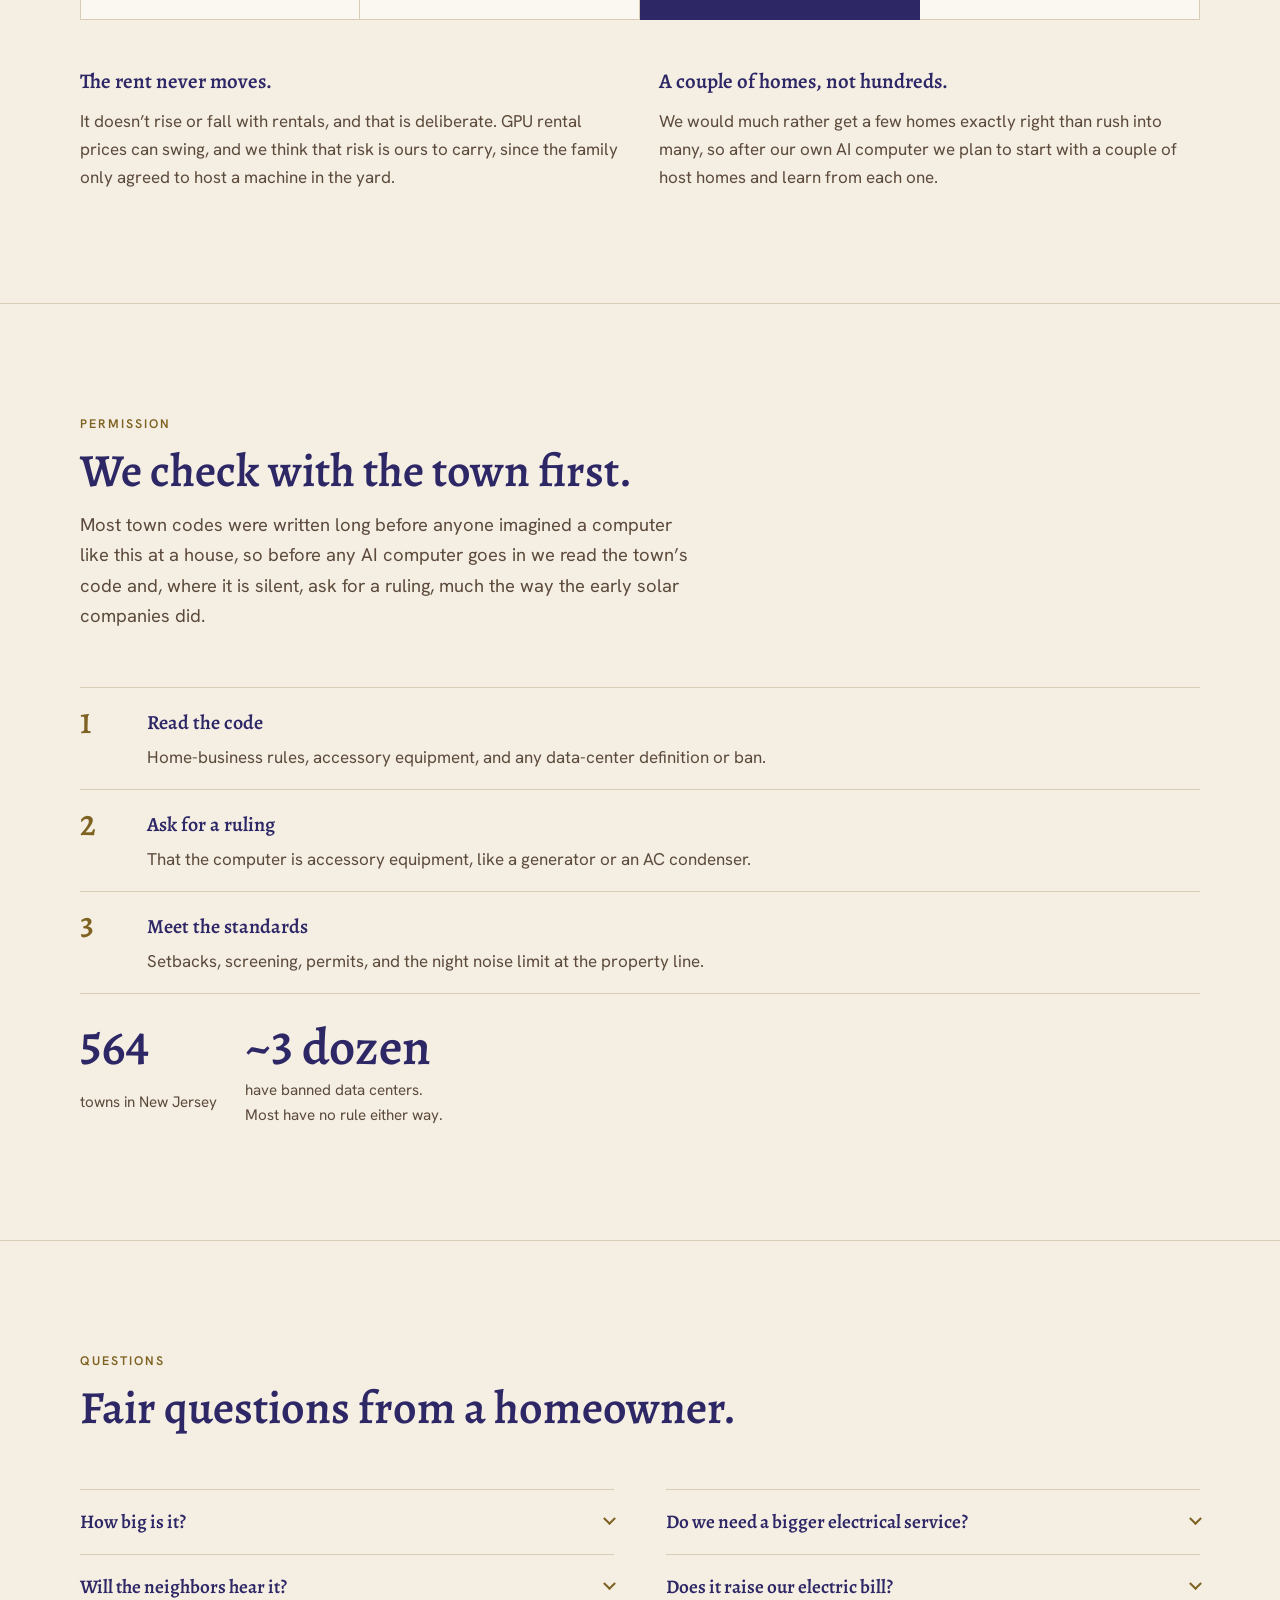
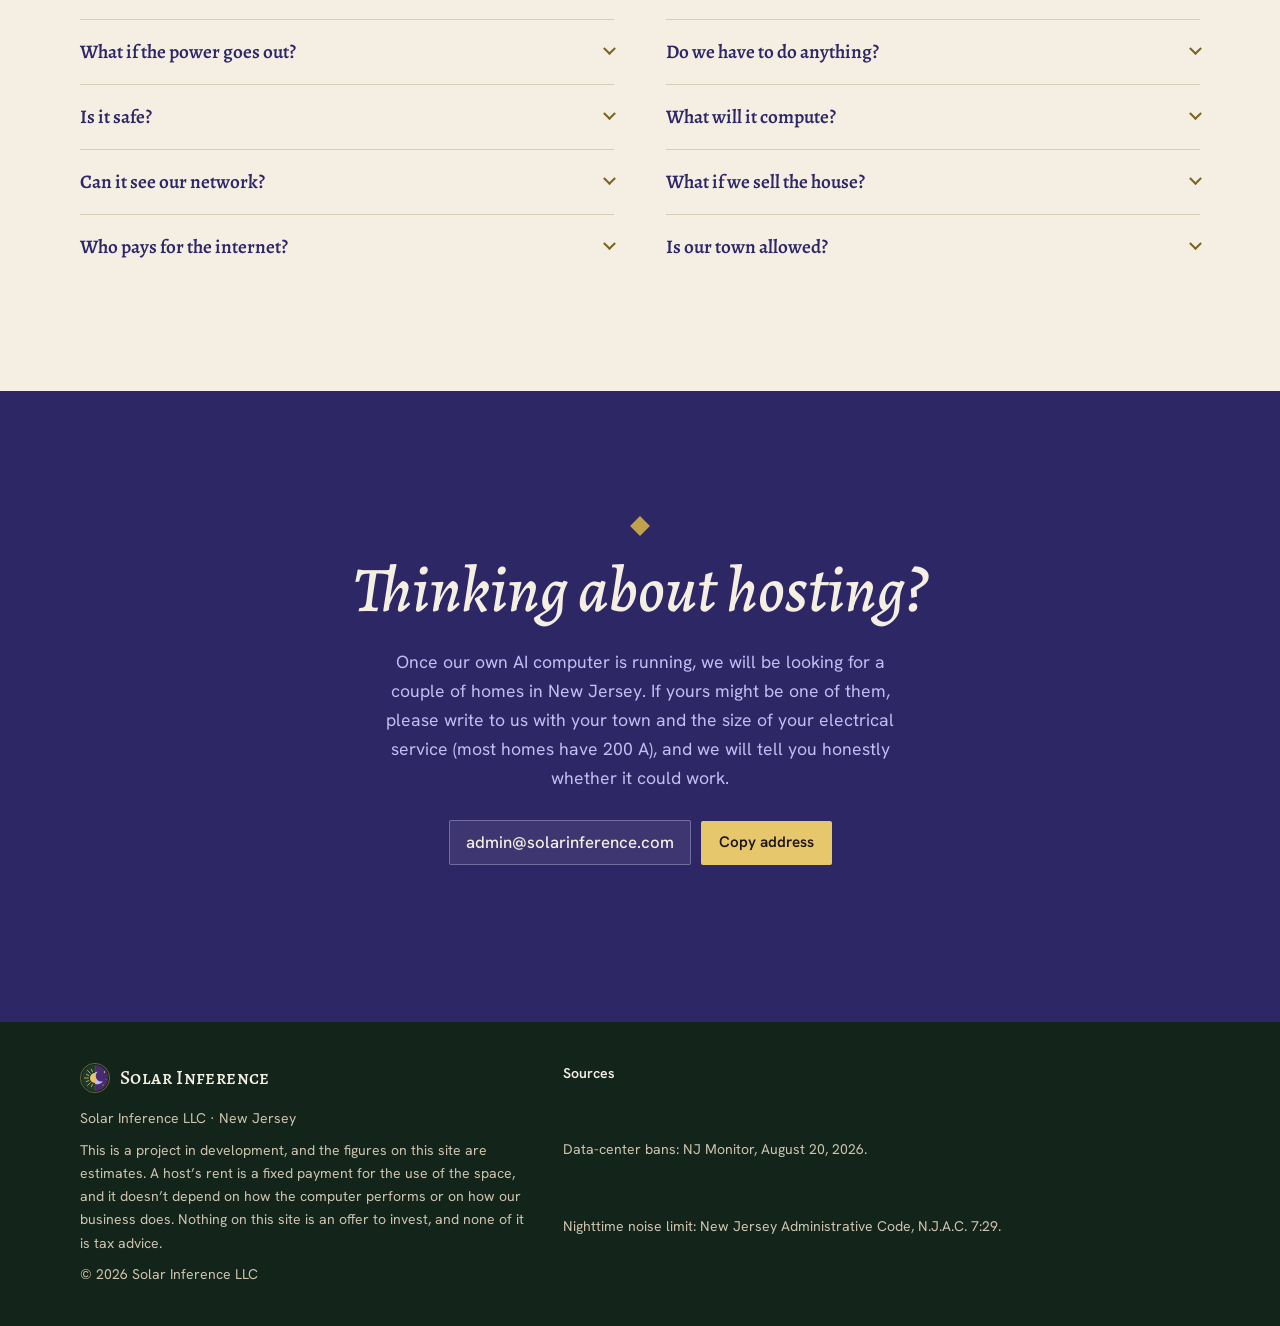
<file: host.html>
<!doctype html>
<html lang="en">
<head>
<meta charset="utf-8">
<meta name="viewport" content="width=device-width,initial-scale=1,viewport-fit=cover">
<meta name="theme-color" content="#13251B">
<title>Hosting an AI computer · Solar Inference</title>
<meta name="description" content="Hosting a Solar Inference AI computer: what the home brings, what we handle, and what the home gets back (a fixed monthly rent, winter heat and backup power). Once our own AI computer is running, we are looking for a couple of homes in New Jersey.">
<link rel="icon" href="emblem.svg" type="image/svg+xml">
<link rel="canonical" href="https://solarinference.com/host.html">
<meta property="og:type" content="website">
<meta property="og:site_name" content="Solar Inference">
<meta property="og:title" content="Hosting an AI computer · Solar Inference">
<meta property="og:description" content="A big machine that asks very little of the home: a fixed monthly rent, winter heat and backup power.">
<meta property="og:url" content="https://solarinference.com/host.html">
<meta property="og:image" content="https://solarinference.com/og.jpg">
<meta property="og:image:width" content="1200">
<meta property="og:image:height" content="630">
<meta name="twitter:card" content="summary_large_image">
<style>:root{padding-top:env(safe-area-inset-top,0px);padding-bottom:env(safe-area-inset-bottom,0px)}body{margin:0}img{max-width:100%}[hidden]{display:none!important}</style>
<link rel="stylesheet" href="https://fonts.googleapis.com/css2?family=Alegreya:ital,wght@0,400..800;1,400..800&family=Alegreya+SC:wght@500;700&family=Hanken+Grotesk:wght@400;500;600&display=swap">
<link rel="stylesheet" href="site.css">
</head>
<body>
<header class="top">
  <div class="wrap">
    <a class="brand wm" href="./"><img src="emblem.svg" alt="" width="30" height="30">Solar Inference</a>
    <nav class="nav" aria-label="Pages">
      <a href="node.html">The AI computer</a>
      <a href="host.html" aria-current="page">Hosting</a>
      <a href="about.html">About</a>
    </nav>
    <a class="btn btn-gold" href="#contact">Get in touch</a>
  </div>
</header>

<main id="top">
<section class="page-head" aria-labelledby="page-title">
  <div class="wrap">
    <p class="eyebrow">For homeowners</p>
    <h1 id="page-title">A big machine that asks very little <em>of the home.</em></h1>
    <p class="lead">You lease us a corner of the yard, we build it, run it, insure it and fix it, and the home gets a fixed monthly rent, heat in the winter and backup power when the grid goes down. Once our own AI computer is running, we will be looking for a couple of homes in New Jersey to host the next ones.</p>
  </div>
</section>

<section class="sec" id="steps" aria-labelledby="steps-title" style="border-top:0">
  <div class="wrap">
    <div class="sec-head">
      <p class="eyebrow">How hosting works</p>
      <h2 class="h2" id="steps-title">Three steps, and most of the work is ours.</h2>
    </div>
    <ol class="steps">
      <li><h3>We check the home and the town</h3><p>The electrical service, a spot in the yard, fiber at the street, the insurer, and what the town’s code allows, all before anyone signs anything.</p></li>
      <li><h3>We install it</h3><p>Licensed electricians, the permits, the utility, the enclosure and the computer itself, all at our cost, with nothing for the home to buy.</p></li>
      <li><h3>You host it, and we pay you rent</h3><p>A fixed monthly rent, heat in the winter and backup power, and nothing for you to run or look after, since we monitor and repair it remotely with a few visits a year.</p></li>
    </ol>
    <p class="aside">Selling your home? The agreement ends and we remove the computer within days.</p>
  </div>
</section>

<section class="sec" id="utility" aria-labelledby="utility-title">
  <div class="wrap">
    <div class="sec-head">
      <p class="eyebrow">For the home</p>
      <h2 class="h2" id="utility-title">It starts to feel like a utility of its own.</h2>
      <p class="lede">We wanted the computer to earn its keep for the house as well as for us, and between the monthly rent, the heat and the battery, the home ends up with a great deal more than a machine in the yard.</p>
    </div>
    <div class="util">
      <article>
        <svg viewBox="0 0 32 32" fill="none" stroke="currentColor" stroke-width="1.8" aria-hidden="true"><rect x="4" y="7" width="24" height="20"/><path d="M4 13h24M10 4v6M22 4v6"/><path d="M11 19h4M11 23h8"/></svg>
        <h3>Fixed rent, all year</h3>
        <p>We pay the same rent every month for the use of the space, whether the computer is busy or sitting idle (the rental risk is ours to carry).</p>
      </article>
      <article>
        <svg viewBox="0 0 32 32" fill="none" stroke="currentColor" stroke-width="1.8" aria-hidden="true"><path d="M9 27c-3-4 3-7 0-11s3-7 0-11M16 27c-3-4 3-7 0-11s3-7 0-11M23 27c-3-4 3-7 0-11s3-7 0-11"/></svg>
        <h3>Warmth in winter</h3>
        <p>The computer gives off up to 15 kW of heat around the clock, roughly what a small furnace puts out, and piped into the house it can carry much of the winter heating.</p>
      </article>
      <article>
        <svg viewBox="0 0 32 32" fill="none" stroke="currentColor" stroke-width="1.8" aria-hidden="true"><rect x="4" y="9" width="22" height="14"/><path d="M26 13h2v6h-2"/><path d="M16 11l-4 6h5l-3 5"/></svg>
        <h3>Power when the grid is down</h3>
        <p>A battery backs up the house, and when the grid goes down the computer shuts itself off first so that the house gets the power.</p>
      </article>
      <article>
        <svg viewBox="0 0 32 32" fill="none" stroke="currentColor" stroke-width="1.8" aria-hidden="true"><circle cx="16" cy="13" r="5"/><path d="M16 3v3M16 20v3M6 13h3M23 13h3M9 6l2 2M21 18l2 2M9 20l2-2M21 8l2-2"/><path d="M5 29l4-5h14l4 5z"/></svg>
        <h3>A good partner for solar</h3>
        <p>For homes with solar, the computer runs on the panels while the sun is up, and it may qualify for clean-energy incentives that a household can’t claim on its own.</p>
      </article>
    </div>
  </div>
</section>

<section class="sec" id="host" aria-labelledby="host-title">
  <div class="wrap">
    <div class="sec-head">
      <p class="eyebrow">Hosting an AI computer</p>
      <h2 class="h2" id="host-title">What the home brings, and what we handle.</h2>
    </div>
    <div class="host">
      <div class="home">
        <h3>The home brings</h3>
        <ul class="lozenge-list">
          <li>A standard 200 A service that the computer shares through smart power throttling</li>
          <li>A level spot in the yard, back from the property line</li>
          <li>Fiber internet available at the street</li>
          <li>An owner who can sign a multi-year agreement</li>
          <li>A yes from the home’s insurer, with our paperwork</li>
        </ul>
      </div>
      <div class="us">
        <h3>We handle</h3>
        <ul class="lozenge-list">
          <li>Zoning and permits with the town</li>
          <li>The utility: metering, transformers and peak-time limits</li>
          <li>Design, installation and insurance</li>
          <li>Monitoring and repairs, with a few visits a year</li>
          <li>Removal within days if the home is sold</li>
        </ul>
      </div>
    </div>
  </div>
</section>

<section class="sec" id="money" aria-labelledby="money-title">
  <div class="wrap">
    <div class="sec-head">
      <p class="eyebrow">How it pays</p>
      <h2 class="h2" id="money-title">Following the money.</h2>
    </div>
    <div class="chain">
      <div><h3>Renters</h3><p>AI teams rent computing by the hour or by contract.</p></div>
      <div><h3>Marketplaces</h3><p>Match renters to machines and keep a share of each hour, while larger customers contract with us directly.</p></div>
      <div class="us"><h3>Solar Inference</h3><p>Owns and runs the computer, and pays for the hardware, power, internet, insurance and upkeep.</p></div>
      <div><h3>The host home</h3><p>A fixed monthly rent, winter heat and backup power.</p></div>
    </div>
    <div class="principles">
      <div><h3>The rent never moves.</h3><p>It doesn’t rise or fall with rentals, and that is deliberate. GPU rental prices can swing, and we think that risk is ours to carry, since the family only agreed to host a machine in the yard.</p></div>
      <div><h3>A couple of homes, not hundreds.</h3><p>We would much rather get a few homes exactly right than rush into many, so after our own AI computer we plan to start with a couple of host homes and learn from each one.</p></div>
    </div>
  </div>
</section>

<section class="sec" id="towns" aria-labelledby="towns-title">
  <div class="wrap">
    <div class="sec-head">
      <p class="eyebrow">Permission</p>
      <h2 class="h2" id="towns-title">We check with the town first.</h2>
      <p class="lede">Most town codes were written long before anyone imagined a computer like this at a house, so before any AI computer goes in we read the town’s code and, where it is silent, ask for a ruling, much the way the early solar companies did.</p>
    </div>
    <ol class="steps">
      <li><h3>Read the code</h3><p>Home-business rules, accessory equipment, and any data-center definition or ban.</p></li>
      <li><h3>Ask for a ruling</h3><p>That the computer is accessory equipment, like a generator or an AC condenser.</p></li>
      <li><h3>Meet the standards</h3><p>Setbacks, screening, permits, and the night noise limit at the property line.</p></li>
    </ol>
    <div class="stat">
      <div><b class="num">564</b><span>towns in New Jersey</span></div>
      <div><b>~3 dozen</b><span>have banned data centers. Most have no rule either way.</span></div>
    </div>
  </div>
</section>

<section class="sec" id="faq" aria-labelledby="faq-title">
  <div class="wrap">
    <div class="sec-head">
      <p class="eyebrow">Questions</p>
      <h2 class="h2" id="faq-title">Fair questions from a homeowner.</h2>
    </div>
    <div class="faq">
      <div>
        <details><summary>How big is it?</summary><p>Bigger than an air conditioner. The server sits in a full-size equipment rack with its battery and power gear, inside a sound-treated enclosure with its own cooling, and we will publish the enclosure’s size once the first one is built.</p></details>
        <details><summary>Will the neighbors hear it?</summary><p>We are designing it to stay under New Jersey’s nighttime limit at the property line (50 decibels, which is about the sound of a quiet office), and noise is the single biggest driver of the enclosure design.</p></details>
        <details><summary>What if the power goes out?</summary><p>The battery backs up the house, and the computer shuts itself down first so that everything in the battery goes to the house.</p></details>
        <details><summary>Is it safe?</summary><p>It is listed equipment on its own circuits, watched around the clock for heat and smoke and able to be shut off remotely, and we insure it, with a liability policy that covers the home.</p></details>
        <details><summary>Can it see our network?</summary><p>No. It has its own fiber line and never joins the home network, and we never look at what our customers run on it.</p></details>
        <details><summary>Who pays for the internet?</summary><p>We do. The computer has its own business fiber line in our name, separate from the household’s internet.</p></details>
      </div>
      <div>
        <details><summary>Do we need a bigger electrical service?</summary><p>Usually not, if the home has a standard 200 A service. Smart power throttling watches the home’s total draw and turns the computer down first, so the house always gets what it needs and the service stays within its rating (the battery covers short peaks). A 100 A service leaves too little room.</p></details>
        <details><summary>Does it raise our electric bill?</summary><p>No. The computer’s power is either on its own meter or included in the rent, and it never shows up on the household’s bill.</p></details>
        <details><summary>Do we have to do anything?</summary><p>Not really. We monitor and repair it remotely with a few scheduled visits a year, and all we ask is that you keep the circuit on and let us in when we give notice.</p></details>
        <details><summary>What will it compute?</summary><p>AI work for research teams and companies (training and running AI models, simulations and other heavy computing), and whatever it runs, it never touches your home or your network.</p></details>
        <details><summary>What if we sell the house?</summary><p>The agreement ends, and we remove the computer within days.</p></details>
        <details><summary>Is our town allowed?</summary><p>That is the first thing we check. If your town’s code is silent we ask for a ruling, and if your town has banned data centers we simply won’t place an AI computer there.</p></details>
      </div>
    </div>
  </div>
</section>

<section class="close" aria-labelledby="close-title">
  <div class="wrap">
    <span class="orn" aria-hidden="true"></span>
    <h2 id="close-title">Thinking about hosting?</h2>
    <p>Once our own AI computer is running, we will be looking for a couple of homes in New Jersey. If yours might be one of them, please write to us with your town and the size of your electrical service (most homes have 200 A), and we will tell you honestly whether it could work.</p>
    <div class="contact" id="contact">
      <code id="contact-email">admin@solarinference.com</code>
      <button type="button" id="copy-email">Copy address</button>
      <p class="msg" id="copy-msg" role="status"></p>
    </div>
  </div>
</section>
</main>

<footer class="foot">
  <div class="wrap">
    <div>
      <a class="brand wm" href="./"><img src="emblem.svg" alt="" width="30" height="30">Solar Inference</a>
      <p style="margin-top:14px">Solar Inference LLC · New Jersey</p>
      <p>This is a project in development, and the figures on this site are estimates. A host’s rent is a fixed payment for the use of the space, and it doesn’t depend on how the computer performs or on how our business does. Nothing on this site is an offer to invest, and none of it is tax advice.</p>
      <p>© 2026 Solar Inference LLC</p>
    </div>
    <div class="srcs">
      <b>Sources</b>
      <span>Data-center bans: NJ Monitor, August 20, 2026.</span>
      <span>Nighttime noise limit: New Jersey Administrative Code, N.J.A.C. 7:29.</span>
    </div>
  </div>
</footer>

<script>
(function(){
  var btn=document.getElementById('copy-email'), msg=document.getElementById('copy-msg'), code=document.getElementById('contact-email');
  if(!btn) return;
  btn.addEventListener('click',function(){
    var text=code.textContent.trim();
    function selectIt(){var r=document.createRange();r.selectNodeContents(code);var s=window.getSelection();s.removeAllRanges();s.addRange(r);msg.textContent='Selected. Press Ctrl+C or Cmd+C to copy.';}
    if(navigator.clipboard&&navigator.clipboard.writeText){
      navigator.clipboard.writeText(text).then(function(){msg.textContent='Copied.';},selectIt);
    } else { selectIt(); }
  });
})();
</script>
</body>
</html>
</file>
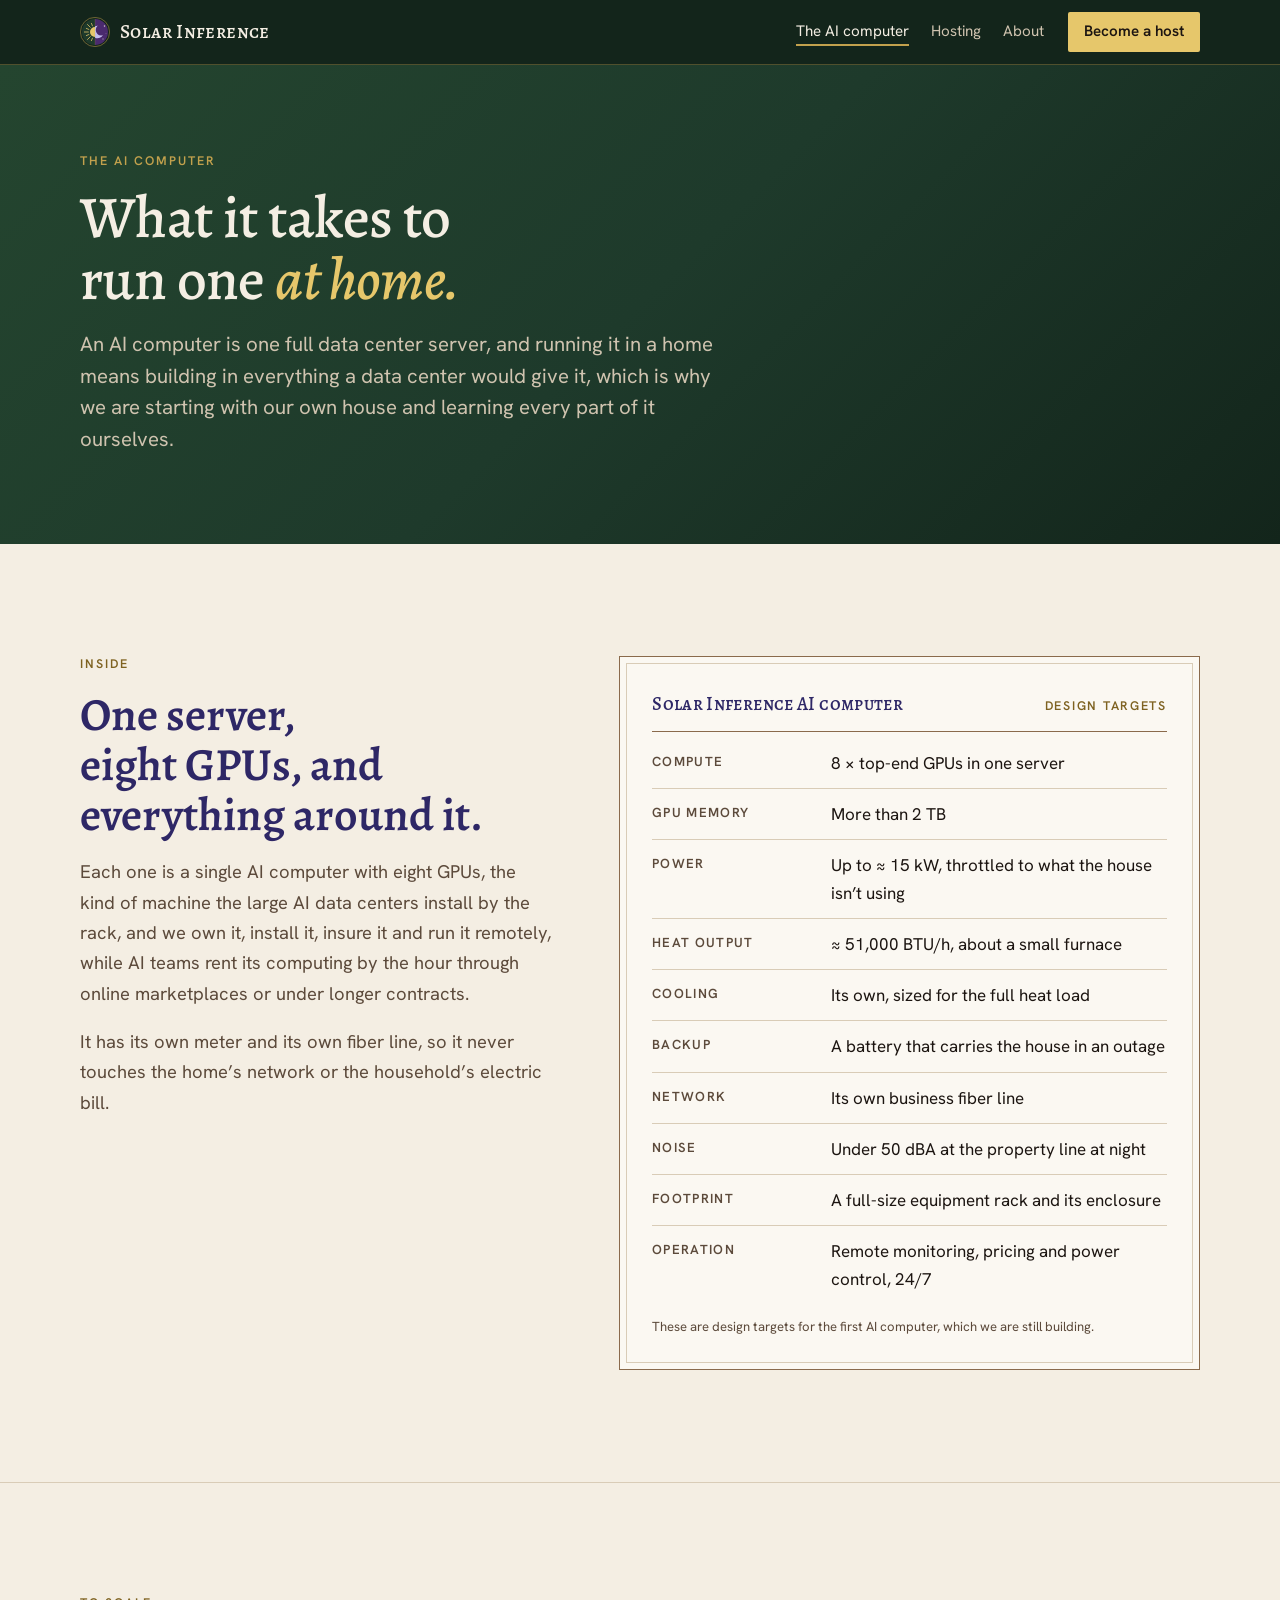
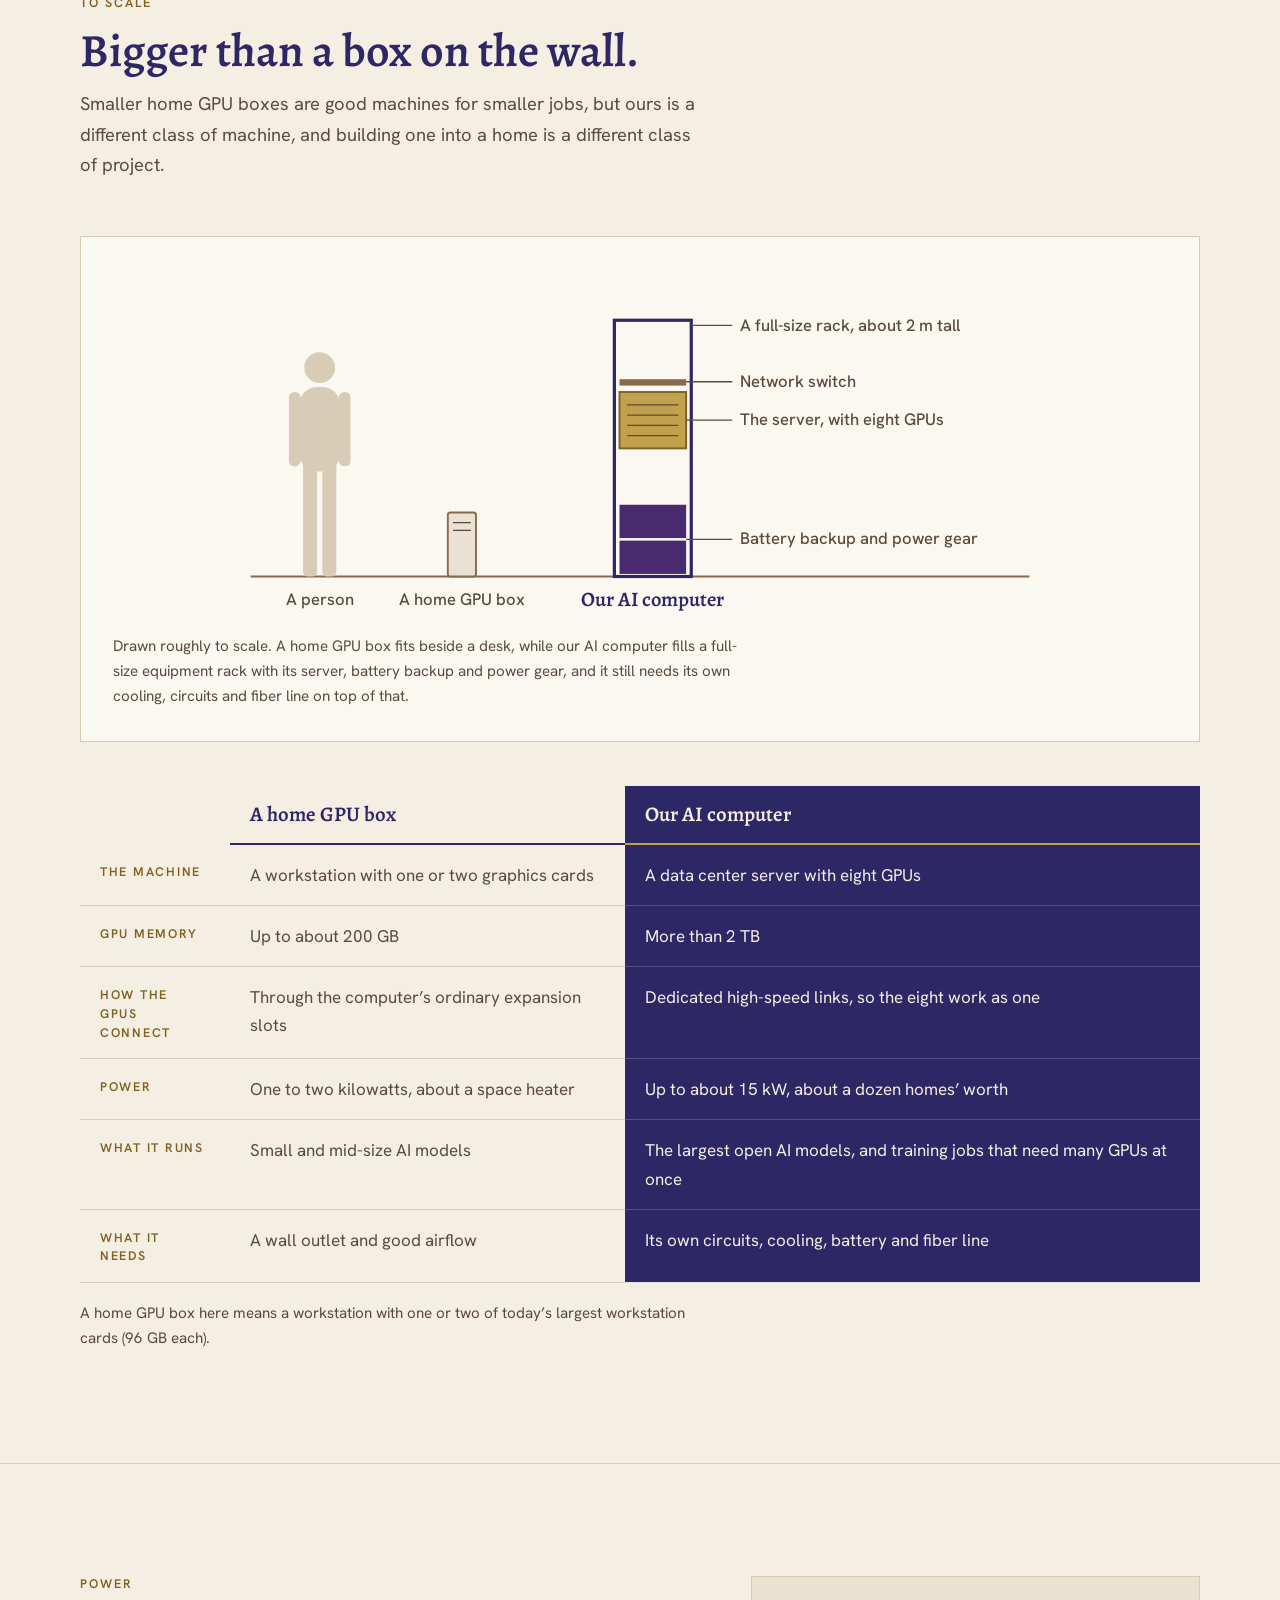
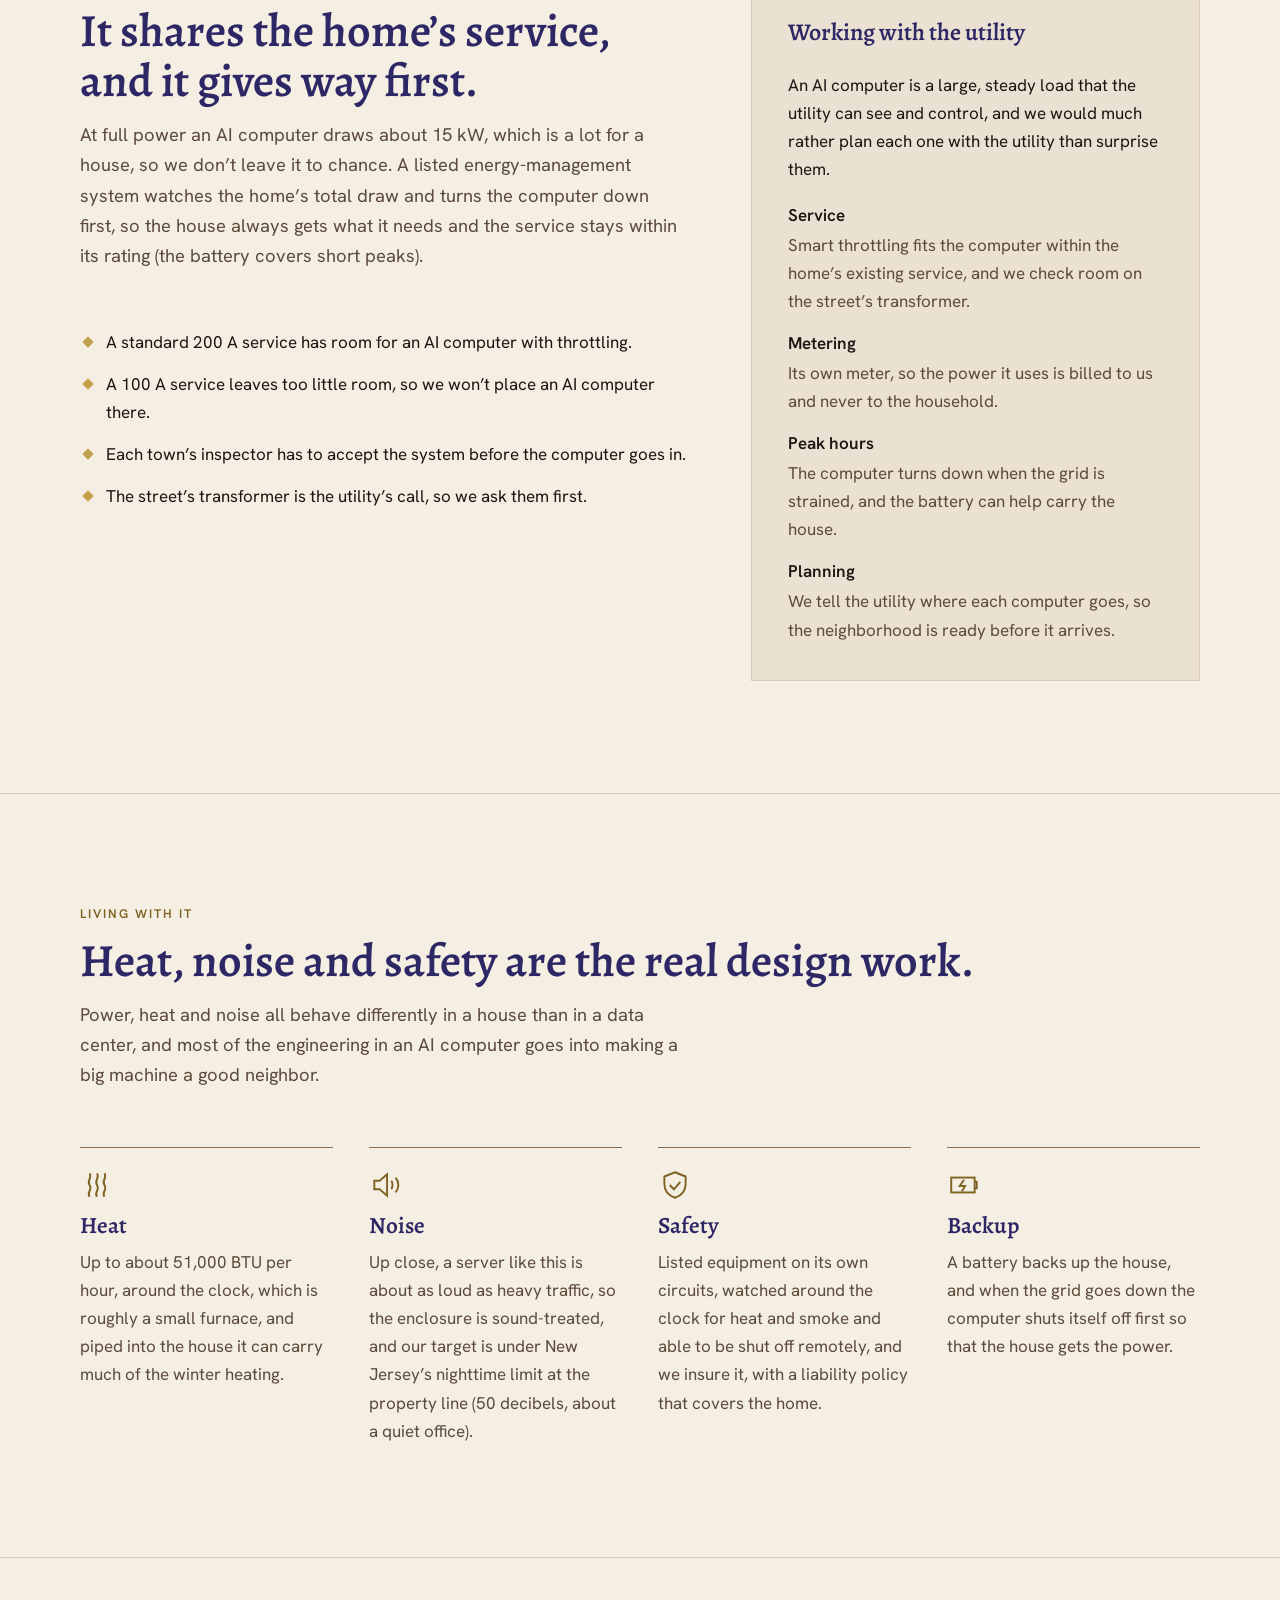
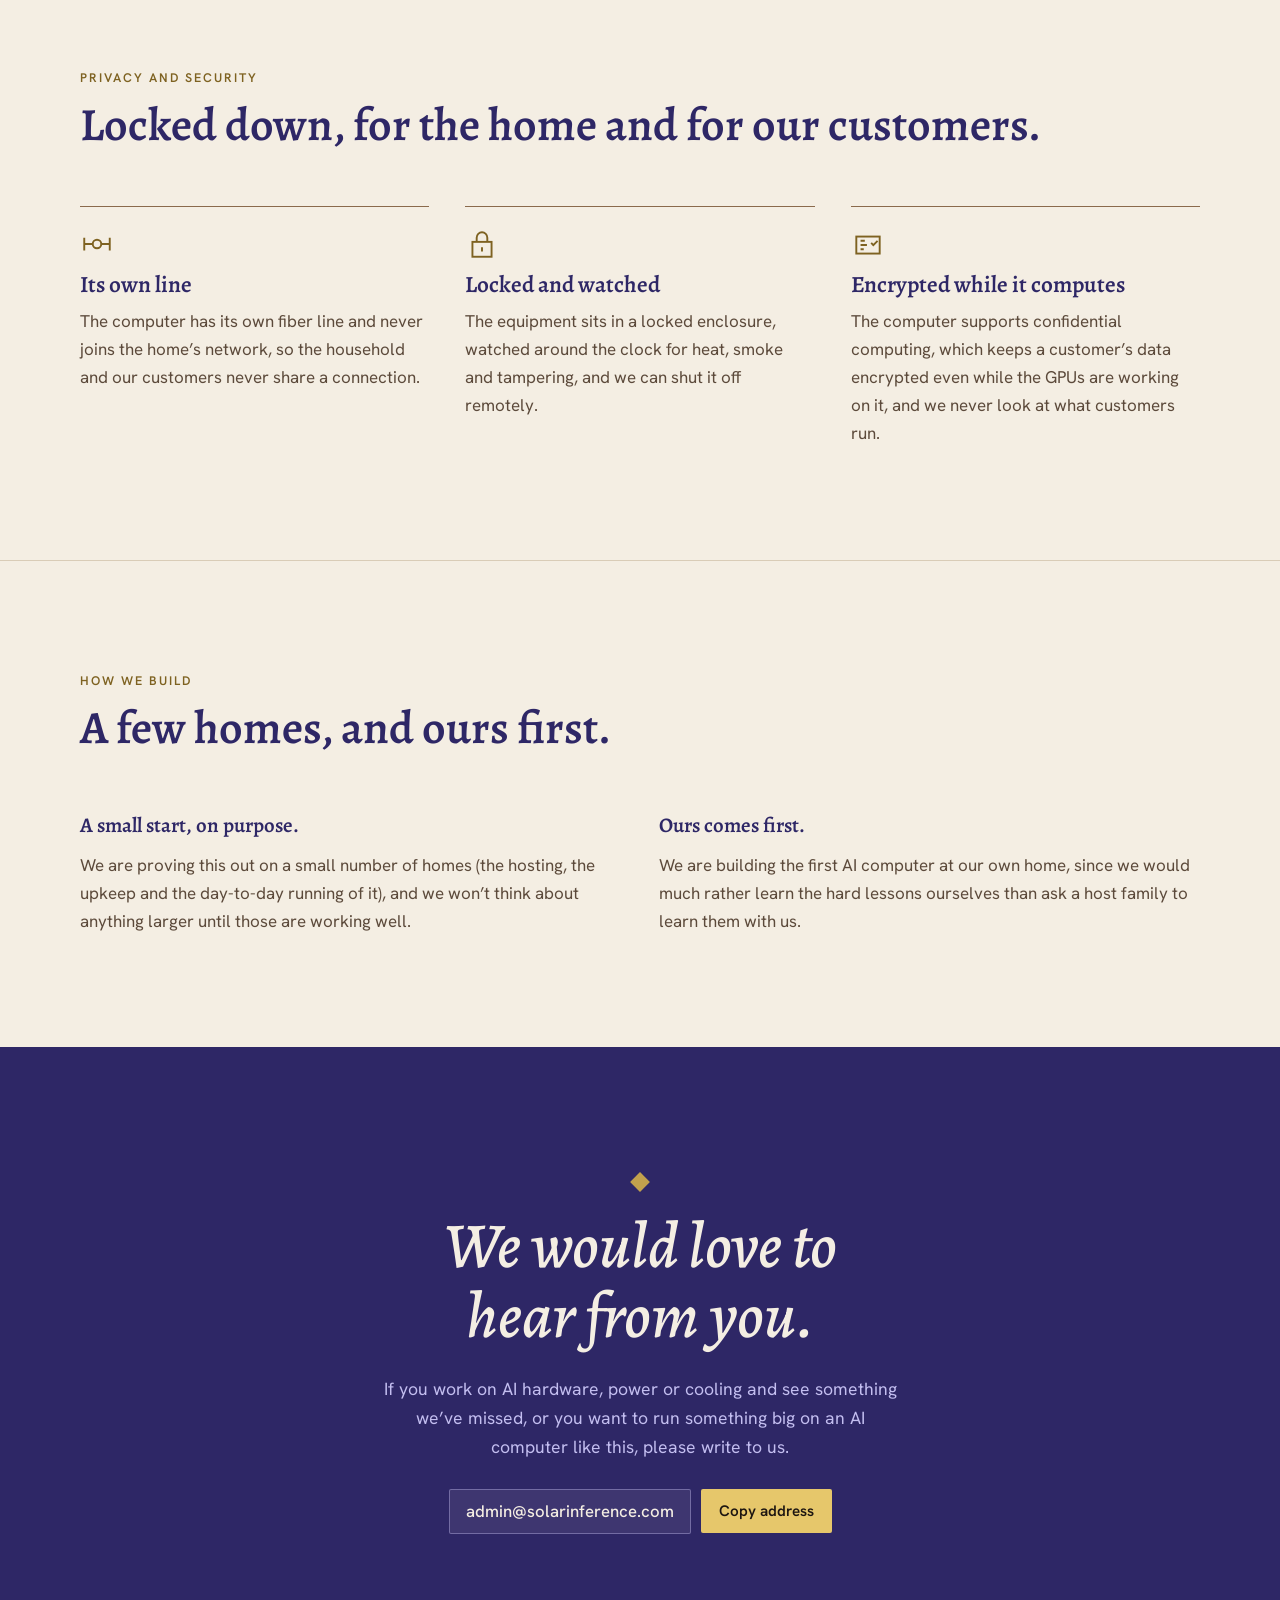
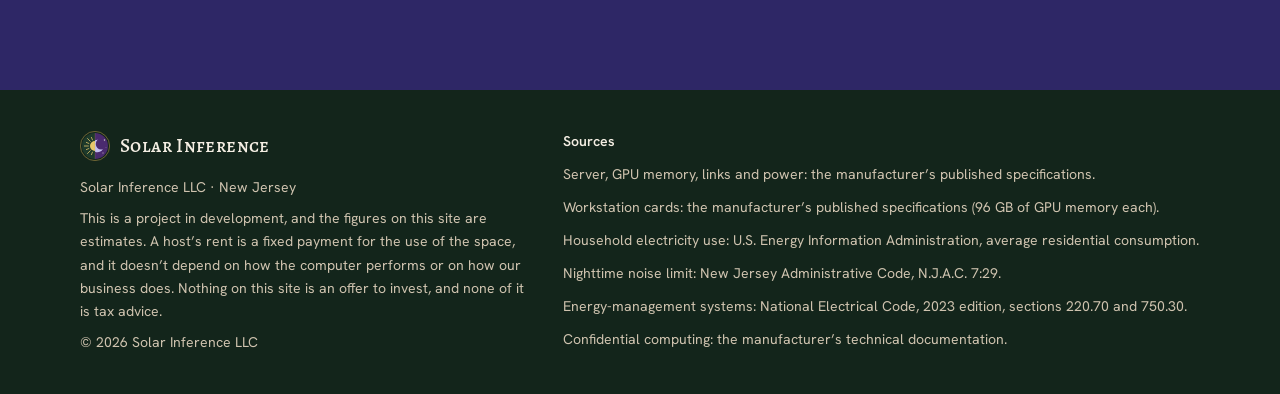
<file: node.html>
<!doctype html>
<html lang="en">
<head>
<meta charset="utf-8">
<meta name="viewport" content="width=device-width,initial-scale=1,viewport-fit=cover">
<meta name="theme-color" content="#13251B">
<title>The AI computer · Solar Inference</title>
<meta name="description" content="What goes into a Solar Inference AI computer: one full AI computer with eight GPUs, its own circuits, cooling, battery and fiber line, and the power, heat and noise work it takes to run one at home.">
<link rel="icon" href="emblem.svg" type="image/svg+xml">
<link rel="canonical" href="https://solarinference.com/node.html">
<meta property="og:type" content="website">
<meta property="og:site_name" content="Solar Inference">
<meta property="og:title" content="The AI computer · Solar Inference">
<meta property="og:description" content="One full-size AI computer, and everything it takes to run one at home.">
<meta property="og:url" content="https://solarinference.com/node.html">
<meta property="og:image" content="https://solarinference.com/og.jpg">
<meta property="og:image:width" content="1200">
<meta property="og:image:height" content="630">
<meta name="twitter:card" content="summary_large_image">
<style>:root{padding-top:env(safe-area-inset-top,0px);padding-bottom:env(safe-area-inset-bottom,0px)}body{margin:0}img{max-width:100%}[hidden]{display:none!important}</style>
<link rel="stylesheet" href="https://fonts.googleapis.com/css2?family=Alegreya:ital,wght@0,400..800;1,400..800&family=Alegreya+SC:wght@500;700&family=Hanken+Grotesk:wght@400;500;600&display=swap">
<link rel="stylesheet" href="site.css">
</head>
<body>
<header class="top">
  <div class="wrap">
    <a class="brand wm" href="./"><img src="emblem.svg" alt="" width="30" height="30">Solar Inference</a>
    <nav class="nav" aria-label="Pages">
      <a href="node.html" aria-current="page">The AI computer</a>
      <a href="host.html">Hosting</a>
      <a href="about.html">About</a>
    </nav>
    <a class="btn btn-gold" href="host.html">Become a host</a>
  </div>
</header>

<main id="top">
<section class="page-head" aria-labelledby="page-title">
  <div class="wrap">
    <p class="eyebrow">The AI computer</p>
    <h1 id="page-title">What it takes to run one <em>at home.</em></h1>
    <p class="lead">An AI computer is one full data center server, and running it in a home means building in everything a data center would give it, which is why we are starting with our own house and learning every part of it ourselves.</p>
  </div>
</section>

<section class="sec" id="inside" aria-labelledby="inside-title" style="border-top:0">
  <div class="wrap product">
    <div class="copy">
      <p class="eyebrow">Inside</p>
      <h2 class="h2" id="inside-title">One server, eight GPUs, and everything around it.</h2>
      <p class="lede">Each one is a single AI computer with eight GPUs, the kind of machine the large AI data centers install by the rack, and we own it, install it, insure it and run it remotely, while AI teams rent its computing by the hour through online marketplaces or under longer contracts.</p>
      <p class="lede">It has its own meter and its own fiber line, so it never touches the home’s network or the household’s electric bill.</p>
    </div>
    <div class="plate" role="group" aria-labelledby="plate-title">
      <div class="plate-head"><span class="wm" id="plate-title">Solar Inference AI computer</span><span>Design targets</span></div>
      <dl>
        <dt>Compute</dt><dd>8 × top-end GPUs in one server</dd>
        <dt>GPU memory</dt><dd>More than 2 TB</dd>
        <dt>Power</dt><dd>Up to ≈ 15 kW, throttled to what the house isn’t using</dd>
        <dt>Heat output</dt><dd>≈ 51,000 BTU/h, about a small furnace</dd>
        <dt>Cooling</dt><dd>Its own, sized for the full heat load</dd>
        <dt>Backup</dt><dd>A battery that carries the house in an outage</dd>
        <dt>Network</dt><dd>Its own business fiber line</dd>
        <dt>Noise</dt><dd>Under 50 dBA at the property line at night</dd>
        <dt>Footprint</dt><dd>A full-size equipment rack and its enclosure</dd>
        <dt>Operation</dt><dd>Remote monitoring, pricing and power control, 24/7</dd>
      </dl>
      <p class="plate-note">These are design targets for the first AI computer, which we are still building.</p>
    </div>
  </div>
</section>

<section class="sec" id="scale" aria-labelledby="scale-title">
  <div class="wrap">
    <div class="sec-head">
      <p class="eyebrow">To scale</p>
      <h2 class="h2" id="scale-title">Bigger than a box on the wall.</h2>
      <p class="lede">Smaller home GPU boxes are good machines for smaller jobs, but ours is a different class of machine, and building one into a home is a different class of project.</p>
    </div>
    <figure class="scale">
      <div class="scale-box">
        <svg viewBox="0 0 640 272" role="img" aria-label="Drawn roughly to scale: a person, a home GPU box about half a meter tall, and our AI computer, a full equipment rack about two meters tall holding the eight-GPU server, a network switch and battery backup.">
          <path class="ground" d="M16 240H624"/>
          <rect class="person" x="46" y="96" width="9" height="58" rx="4"/>
          <rect class="person" x="85" y="96" width="9" height="58" rx="4"/>
          <rect class="person" x="57" y="148" width="11" height="92" rx="4"/>
          <rect class="person" x="72" y="148" width="11" height="92" rx="4"/>
          <rect class="person" x="54" y="92" width="32" height="66" rx="14"/>
          <circle class="person" cx="70" cy="77" r="12"/>
          <text x="70" y="262" text-anchor="middle">A person</text>
          <rect class="box" x="170" y="190" width="22" height="50" rx="2"/>
          <path class="lead-line" d="M174 198h14M174 204h14"/>
          <text x="181" y="262" text-anchor="middle">A home GPU box</text>
          <rect class="frame" x="300" y="40" width="60" height="200"/>
          <rect class="gear" x="304" y="86" width="52" height="5"/>
          <rect class="server" x="304" y="96" width="52" height="44"/>
          <path class="lead-line" d="M310 106h40M310 114h40M310 122h40M310 130h40"/>
          <rect class="ups" x="304" y="184" width="52" height="26"/>
          <rect class="ups" x="304" y="212" width="52" height="26"/>
          <text class="lbl" x="330" y="263" text-anchor="middle">Our AI computer</text>
          <path class="lead-line" d="M360 44H392"/>
          <text x="398" y="48">A full-size rack, about 2 m tall</text>
          <path class="lead-line" d="M356 88H392"/>
          <text x="398" y="92">Network switch</text>
          <path class="lead-line" d="M356 118H392"/>
          <text x="398" y="122">The server, with eight GPUs</text>
          <path class="lead-line" d="M356 211H392"/>
          <text x="398" y="215">Battery backup and power gear</text>
        </svg>
      </div>
      <figcaption>Drawn roughly to scale. A home GPU box fits beside a desk, while our AI computer fills a full-size equipment rack with its server, battery backup and power gear, and it still needs its own cooling, circuits and fiber line on top of that.</figcaption>
    </figure>
    <div class="plate-wrap">
      <table class="cmp" aria-label="A home GPU box compared with our AI computer">
        <thead><tr><td></td><th scope="col">A home GPU box</th><th scope="col" class="us">Our AI computer</th></tr></thead>
        <tbody>
          <tr><th scope="row">The machine</th><td data-label="A home GPU box">A workstation with one or two graphics cards</td><td class="us" data-label="Our AI computer">A data center server with eight GPUs</td></tr>
          <tr><th scope="row">GPU memory</th><td data-label="A home GPU box">Up to about 200 GB</td><td class="us" data-label="Our AI computer">More than 2 TB</td></tr>
          <tr><th scope="row">How the GPUs connect</th><td data-label="A home GPU box">Through the computer’s ordinary expansion slots</td><td class="us" data-label="Our AI computer">Dedicated high-speed links, so the eight work as one</td></tr>
          <tr><th scope="row">Power</th><td data-label="A home GPU box">One to two kilowatts, about a space heater</td><td class="us" data-label="Our AI computer">Up to about 15 kW, about a dozen homes’ worth</td></tr>
          <tr><th scope="row">What it runs</th><td data-label="A home GPU box">Small and mid-size AI models</td><td class="us" data-label="Our AI computer">The largest open AI models, and training jobs that need many GPUs at once</td></tr>
          <tr><th scope="row">What it needs</th><td data-label="A home GPU box">A wall outlet and good airflow</td><td class="us" data-label="Our AI computer">Its own circuits, cooling, battery and fiber line</td></tr>
        </tbody>
      </table>
      <p class="cmp-note">A home GPU box here means a workstation with one or two of today’s largest workstation cards (96 GB each).</p>
    </div>
  </div>
</section>

<section class="sec" id="power" aria-labelledby="power-title">
  <div class="wrap towns">
    <div>
      <div class="sec-head">
        <p class="eyebrow">Power</p>
        <h2 class="h2" id="power-title">It shares the home’s service, and it gives way first.</h2>
        <p class="lede">At full power an AI computer draws about 15 kW, which is a lot for a house, so we don’t leave it to chance. A listed energy-management system watches the home’s total draw and turns the computer down first, so the house always gets what it needs and the service stays within its rating (the battery covers short peaks).</p>
      </div>
      <ul class="lozenge-list">
        <li>A standard 200 A service has room for an AI computer with throttling.</li>
        <li>A 100 A service leaves too little room, so we won’t place an AI computer there.</li>
        <li>Each town’s inspector has to accept the system before the computer goes in.</li>
        <li>The street’s transformer is the utility’s call, so we ask them first.</li>
      </ul>
    </div>
    <aside class="utility" aria-labelledby="util-title">
      <h3 id="util-title">Working with the utility</h3>
      <p>An AI computer is a large, steady load that the utility can see and control, and we would much rather plan each one with the utility than surprise them.</p>
      <dl>
        <div><dt>Service</dt><dd>Smart throttling fits the computer within the home’s existing service, and we check room on the street’s transformer.</dd></div>
        <div><dt>Metering</dt><dd>Its own meter, so the power it uses is billed to us and never to the household.</dd></div>
        <div><dt>Peak hours</dt><dd>The computer turns down when the grid is strained, and the battery can help carry the house.</dd></div>
        <div><dt>Planning</dt><dd>We tell the utility where each computer goes, so the neighborhood is ready before it arrives.</dd></div>
      </dl>
    </aside>
  </div>
</section>

<section class="sec" id="living" aria-labelledby="living-title">
  <div class="wrap">
    <div class="sec-head">
      <p class="eyebrow">Living with it</p>
      <h2 class="h2" id="living-title">Heat, noise and safety are the real design work.</h2>
      <p class="lede">Power, heat and noise all behave differently in a house than in a data center, and most of the engineering in an AI computer goes into making a big machine a good neighbor.</p>
    </div>
    <div class="util">
      <article>
        <svg viewBox="0 0 32 32" fill="none" stroke="currentColor" stroke-width="1.8" aria-hidden="true"><path d="M9 27c-3-4 3-7 0-11s3-7 0-11M16 27c-3-4 3-7 0-11s3-7 0-11M23 27c-3-4 3-7 0-11s3-7 0-11"/></svg>
        <h3>Heat</h3>
        <p>Up to about 51,000 BTU per hour, around the clock, which is roughly a small furnace, and piped into the house it can carry much of the winter heating.</p>
      </article>
      <article>
        <svg viewBox="0 0 32 32" fill="none" stroke="currentColor" stroke-width="1.8" aria-hidden="true"><path d="M5 12h5l7-6v20l-7-6H5z"/><path d="M21 12c1.5 2 1.5 6 0 8M25 9c3.5 4 3.5 10 0 14"/></svg>
        <h3>Noise</h3>
        <p>Up close, a server like this is about as loud as heavy traffic, so the enclosure is sound-treated, and our target is under New Jersey’s nighttime limit at the property line (50 decibels, about a quiet office).</p>
      </article>
      <article>
        <svg viewBox="0 0 32 32" fill="none" stroke="currentColor" stroke-width="1.8" aria-hidden="true"><path d="M16 4l10 4v7c0 7-4.5 11-10 13C10.5 26 6 22 6 15V8z"/><path d="M11 16l4 4 6-7"/></svg>
        <h3>Safety</h3>
        <p>Listed equipment on its own circuits, watched around the clock for heat and smoke and able to be shut off remotely, and we insure it, with a liability policy that covers the home.</p>
      </article>
      <article>
        <svg viewBox="0 0 32 32" fill="none" stroke="currentColor" stroke-width="1.8" aria-hidden="true"><rect x="4" y="9" width="22" height="14"/><path d="M26 13h2v6h-2"/><path d="M16 11l-4 6h5l-3 5"/></svg>
        <h3>Backup</h3>
        <p>A battery backs up the house, and when the grid goes down the computer shuts itself off first so that the house gets the power.</p>
      </article>
    </div>
  </div>
</section>

<section class="sec" id="security" aria-labelledby="security-title">
  <div class="wrap">
    <div class="sec-head">
      <p class="eyebrow">Privacy and security</p>
      <h2 class="h2" id="security-title">Locked down, for the home and for our customers.</h2>
    </div>
    <div class="util three">
      <article>
        <svg viewBox="0 0 32 32" fill="none" stroke="currentColor" stroke-width="1.8" aria-hidden="true"><path d="M4 16h8M20 16h8"/><circle cx="16" cy="16" r="4"/><path d="M4 10v12M28 10v12"/></svg>
        <h3>Its own line</h3>
        <p>The computer has its own fiber line and never joins the home’s network, so the household and our customers never share a connection.</p>
      </article>
      <article>
        <svg viewBox="0 0 32 32" fill="none" stroke="currentColor" stroke-width="1.8" aria-hidden="true"><rect x="7" y="14" width="18" height="14"/><path d="M11 14v-4a5 5 0 0 1 10 0v4"/><path d="M16 19v4"/></svg>
        <h3>Locked and watched</h3>
        <p>The equipment sits in a locked enclosure, watched around the clock for heat, smoke and tampering, and we can shut it off remotely.</p>
      </article>
      <article>
        <svg viewBox="0 0 32 32" fill="none" stroke="currentColor" stroke-width="1.8" aria-hidden="true"><rect x="5" y="9" width="22" height="16"/><path d="M9 13h4M9 17h6M9 21h3"/><path d="M19 15l2 2 4-4"/></svg>
        <h3>Encrypted while it computes</h3>
        <p>The computer supports confidential computing, which keeps a customer’s data encrypted even while the GPUs are working on it, and we never look at what customers run.</p>
      </article>
    </div>
  </div>
</section>

<section class="sec" id="build" aria-labelledby="build-title">
  <div class="wrap">
    <div class="sec-head">
      <p class="eyebrow">How we build</p>
      <h2 class="h2" id="build-title">A few homes, and ours first.</h2>
    </div>
    <div class="principles">
      <div><h3>A small start, on purpose.</h3><p>We are proving this out on a small number of homes (the hosting, the upkeep and the day-to-day running of it), and we won’t think about anything larger until those are working well.</p></div>
      <div><h3>Ours comes first.</h3><p>We are building the first AI computer at our own home, since we would much rather learn the hard lessons ourselves than ask a host family to learn them with us.</p></div>
    </div>
  </div>
</section>

<section class="close" aria-labelledby="close-title">
  <div class="wrap">
    <span class="orn" aria-hidden="true"></span>
    <h2 id="close-title">We would love to hear from you.</h2>
    <p>If you work on AI hardware, power or cooling and see something we’ve missed, or you want to run something big on an AI computer like this, please write to us.</p>
    <div class="contact" id="contact">
      <code id="contact-email">admin@solarinference.com</code>
      <button type="button" id="copy-email">Copy address</button>
      <p class="msg" id="copy-msg" role="status"></p>
    </div>
  </div>
</section>
</main>

<footer class="foot">
  <div class="wrap">
    <div>
      <a class="brand wm" href="./"><img src="emblem.svg" alt="" width="30" height="30">Solar Inference</a>
      <p style="margin-top:14px">Solar Inference LLC · New Jersey</p>
      <p>This is a project in development, and the figures on this site are estimates. A host’s rent is a fixed payment for the use of the space, and it doesn’t depend on how the computer performs or on how our business does. Nothing on this site is an offer to invest, and none of it is tax advice.</p>
      <p>© 2026 Solar Inference LLC</p>
    </div>
    <div class="srcs">
      <b>Sources</b>
      <span>Server, GPU memory, links and power: the manufacturer’s published specifications.</span>
      <span>Workstation cards: the manufacturer’s published specifications (96 GB of GPU memory each).</span>
      <span>Household electricity use: U.S. Energy Information Administration, average residential consumption.</span>
      <span>Nighttime noise limit: New Jersey Administrative Code, N.J.A.C. 7:29.</span>
      <span>Energy-management systems: National Electrical Code, 2023 edition, sections 220.70 and 750.30.</span>
      <span>Confidential computing: the manufacturer’s technical documentation.</span>
    </div>
  </div>
</footer>

<script>
(function(){
  var btn=document.getElementById('copy-email'), msg=document.getElementById('copy-msg'), code=document.getElementById('contact-email');
  if(!btn) return;
  btn.addEventListener('click',function(){
    var text=code.textContent.trim();
    function selectIt(){var r=document.createRange();r.selectNodeContents(code);var s=window.getSelection();s.removeAllRanges();s.addRange(r);msg.textContent='Selected. Press Ctrl+C or Cmd+C to copy.';}
    if(navigator.clipboard&&navigator.clipboard.writeText){
      navigator.clipboard.writeText(text).then(function(){msg.textContent='Copied.';},selectIt);
    } else { selectIt(); }
  });
})();
</script>
</body>
</html>
</file>
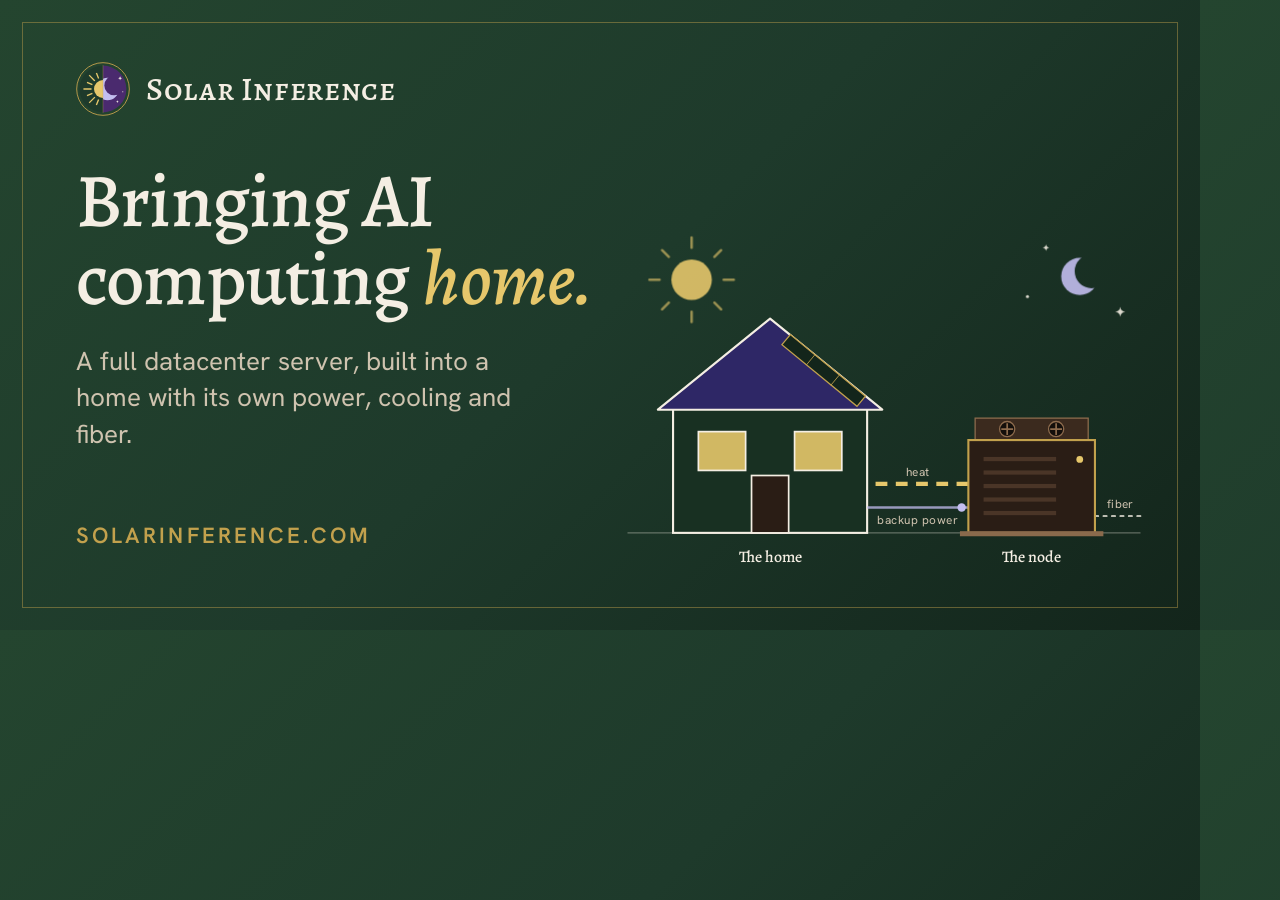
<file: og-card.html>
<!doctype html>
<html lang="en">
<head>
<meta charset="utf-8">
<meta name="robots" content="noindex">
<title>Link preview card</title>
<!-- Source for og.png (1200x630). Regenerate with headless Chrome:
     chrome --headless=new --hide-scrollbars --window-size=1200,630 --virtual-time-budget=8000 --screenshot=og.png og-card.html
     then save as og.jpg (quality 90, progressive) to keep it under 300 KB for WhatsApp -->
<link rel="stylesheet" href="https://fonts.googleapis.com/css2?family=Alegreya:ital,wght@0,500;1,500&family=Alegreya+SC:wght@500&family=Hanken+Grotesk:wght@500;600&display=block">
<style>
html,body{margin:0;width:1200px;height:630px;overflow:hidden}
body{background:linear-gradient(135deg,#24452F 0%,#1E3A2B 50%,#13251B 100%);color:#F4EEE3;font-family:"Hanken Grotesk","Segoe UI",sans-serif;-webkit-font-smoothing:antialiased;position:relative}
.frame{position:absolute;inset:22px;border:1px solid rgba(194,161,77,.45)}
.copy{position:absolute;left:76px;top:62px;bottom:58px;width:560px;display:flex;flex-direction:column}
.brand{display:flex;align-items:center;gap:16px;font-family:"Alegreya SC",Georgia,serif;font-weight:500;font-size:32px;letter-spacing:.02em}
.brand svg{width:54px;height:54px}
h1{font-family:Alegreya,Georgia,serif;font-weight:500;font-size:76px;line-height:1.02;letter-spacing:-.01em;margin:46px 0 0}
h1 em{font-style:italic;color:#E6C76B}
.lead{font-size:26px;line-height:1.4;color:#CFC3AF;margin:26px 0 0;max-width:30ch}
.url{margin-top:auto;font-weight:600;font-size:22px;letter-spacing:.14em;text-transform:uppercase;color:#C2A14D}
.scene{position:absolute;right:46px;bottom:40px;width:540px;height:auto}
.scene text{font-family:"Hanken Grotesk",sans-serif;font-size:14px;fill:#CFC3AF;letter-spacing:.04em}
.scene .lbl-strong{font-family:Alegreya,Georgia,serif;font-size:19px;font-weight:500;fill:#F4EEE3;letter-spacing:0}
</style>
</head>
<body>
<div class="frame"></div>
<div class="copy">
  <div class="brand">
    <svg viewBox="0 0 240 240" aria-hidden="true">
      <defs>
        <clipPath id="siL"><rect x="0" y="0" width="120" height="240"/></clipPath>
        <clipPath id="siR"><rect x="120" y="0" width="120" height="240"/></clipPath>
        <mask id="sim"><rect width="240" height="240" fill="#fff"/><circle cx="170" cy="104" r="44" fill="#000"/></mask>
      </defs>
      <circle cx="120" cy="120" r="117" fill="none" stroke="#C2A14D" stroke-width="4"/>
      <g clip-path="url(#siL)"><circle cx="120" cy="120" r="104" fill="#1E3A2B"/><circle cx="120" cy="120" r="40" fill="#E6C76B"/><path d="M99.3 70.1L91.7 51.6M81.8 81.8L60.6 60.6M70.1 99.3L51.6 91.7M66 120L36 120M70.1 140.7L51.6 148.3M81.8 158.2L60.6 179.4M99.3 169.9L91.7 188.4" stroke="#E6C76B" stroke-width="6" stroke-linecap="square"/></g>
      <g clip-path="url(#siR)"><circle cx="120" cy="120" r="104" fill="#4A2A6E"/><circle cx="140" cy="120" r="50" fill="#C3BEF0" mask="url(#sim)"/><path d="M196 63Q196.882 71.118 205 72Q196.882 72.882 196 81Q195.118 72.882 187 72Q195.118 71.118 196 63Z" fill="#F4EEE3"/><path d="M184 170Q184.588 175.412 190 176Q184.588 176.588 184 182Q183.412 176.588 178 176Q183.412 175.412 184 170Z" fill="#F4EEE3"/><circle cx="208" cy="132" r="2.4" fill="#F4EEE3"/></g>
      <rect x="119.25" y="14" width="1.5" height="212" fill="#C2A14D"/>
    </svg>
    Solar Inference
  </div>
  <h1>Bringing AI computing <em>home.</em></h1>
  <p class="lead">A full datacenter server, built into a home with its own power, cooling and fiber.</p>
  <p class="url">solarinference.com</p>
</div>
<svg class="scene" viewBox="0 0 640 440" aria-hidden="true">
  <defs><mask id="moonmask"><rect width="640" height="440" fill="#fff"/><circle cx="566" cy="62" r="20" fill="#000"/></mask></defs>
  <g opacity=".9">
    <circle cx="92" cy="72" r="24" fill="#E6C76B"/>
    <path d="M92 34v-12M92 122v-12M54 72h-12M142 72h-12M65 45l-8-8M127 107l-8-8M65 99l-8 8M127 37l-8 8" stroke="#E6C76B" stroke-width="3" stroke-linecap="round" opacity=".7"/>
    <circle cx="552" cy="68" r="22" fill="#C3BEF0" mask="url(#moonmask)"/>
    <path d="M600 104q.6 5.4 6 6q-5.4.6-6 6q-.6-5.4-6-6q5.4-.6 6-6z" fill="#F4EEE3"/>
    <path d="M512 30q.4 3.6 4 4q-3.6.4-4 4q-.4-3.6-4-4q3.6-.4 4-4z" fill="#F4EEE3"/>
    <circle cx="490" cy="92" r="1.8" fill="#F4EEE3"/>
  </g>
  <path d="M16 372H624" stroke="#F4EEE3" stroke-opacity=".35" stroke-width="1.5"/>
  <rect x="70" y="220" width="230" height="152" fill="#183022" stroke="#F4EEE3" stroke-width="2.5"/>
  <polygon points="52,226 185,118 318,226" fill="#2E2766" stroke="#F4EEE3" stroke-width="2.5" stroke-linejoin="round"/>
  <polygon points="209,137 298,210 288,222 199,149" fill="#13251B" stroke="#C2A14D" stroke-width="1.5"/>
  <path d="M238 161L228 173M267 185L257 197" stroke="#C2A14D" stroke-width="1"/>
  <rect x="100" y="252" width="56" height="46" fill="#E6C76B" opacity=".9"/>
  <rect x="100" y="252" width="56" height="46" fill="none" stroke="#F4EEE3" stroke-width="2"/>
  <rect x="214" y="252" width="56" height="46" fill="#E6C76B" opacity=".9"/>
  <rect x="214" y="252" width="56" height="46" fill="none" stroke="#F4EEE3" stroke-width="2"/>
  <rect x="163" y="304" width="44" height="68" fill="#2A1D15" stroke="#F4EEE3" stroke-width="2"/>
  <path d="M420 314H300" stroke="#E6C76B" stroke-width="5" fill="none" stroke-dasharray="14 10"/>
  <path d="M420 342H300" stroke="#C3BEF0" stroke-width="3" fill="none" opacity=".75"/>
  <circle cx="412" cy="342" r="5" fill="#C3BEF0"/>
  <path d="M570 352H630" stroke="#F4EEE3" stroke-width="2" fill="none" stroke-linecap="round" stroke-dasharray="4 6"/>
  <rect x="428" y="236" width="134" height="26" fill="#3B2A1E" stroke="#8E6C4E" stroke-width="1.5"/>
  <circle cx="466" cy="249" r="9" fill="#140F0B" stroke="#8E6C4E" stroke-width="1.5"/><path d="M466 242v14M459 249h14" stroke="#8E6C4E" stroke-width="2"/>
  <circle cx="524" cy="249" r="9" fill="#140F0B" stroke="#8E6C4E" stroke-width="1.5"/><path d="M524 242v14M517 249h14" stroke="#8E6C4E" stroke-width="2"/>
  <rect x="420" y="262" width="150" height="110" fill="#2A1D15" stroke="#C2A14D" stroke-width="2.5"/>
  <rect x="438" y="282" width="86" height="5" fill="#4A3527"/>
  <rect x="438" y="298" width="86" height="5" fill="#4A3527"/>
  <rect x="438" y="314" width="86" height="5" fill="#4A3527"/>
  <rect x="438" y="330" width="86" height="5" fill="#4A3527"/>
  <rect x="438" y="346" width="86" height="5" fill="#4A3527"/>
  <circle cx="552" cy="285" r="4" fill="#E6C76B"/>
  <rect x="410" y="370" width="170" height="6" fill="#8A6A4C"/>
  <text x="360" y="304" text-anchor="middle">heat</text>
  <text x="360" y="362" text-anchor="middle">backup power</text>
  <text x="600" y="342" text-anchor="middle">fiber</text>
  <text class="lbl-strong" x="185" y="406" text-anchor="middle">The home</text>
  <text class="lbl-strong" x="495" y="406" text-anchor="middle">The node</text>
</svg>
</body>
</html>
</file>
<file: site.css>
/* Layout: four short pages. Each opens in forest (the home page with its animated yard scene, inner pages with a plain band), ivory carries the argument in hairline columns, velvet closes. Shared by every page of solarinference.com. */
:root{
  --paper:#F4EEE3; --sheet:#FBF8F2; --well:#EAE1D2; --line:#D9CCB7; --line-strong:#8A6A4C;
  --ink:#1C1511; --ink-2:#5C4A3B; --head:#2E2766; --gold-ink:#7E6221;
  --forest:#1E3A2B; --forest-hi:#24452F; --forest-lo:#13251B; --velvet:#2E2766; --plum:#4A2A6E;
  --gold:#C2A14D; --gold-bright:#E6C76B; --lav:#C3BEF0; --cream:#F4EEE3; --cream-2:#CFC3AF; --bark:#2A1D15; --on-gold:#1C1511;
  --f-display:"Alegreya","Iowan Old Style",Georgia,serif;
  --f-sc:"Alegreya SC",Alegreya,Georgia,serif;
  --f-sans:"Hanken Grotesk","Segoe UI",system-ui,-apple-system,sans-serif;
  --wrap:1120px;
  --gutter:clamp(16px,4vw,40px);
}
@media (prefers-color-scheme: dark){
  :root:not([data-theme="light"]){--paper:#140F0B;--sheet:#21170F;--well:#100C09;--line:#3E2E22;--line-strong:#8E6C4E;--ink:#F2EADD;--ink-2:#B9A894;--head:#C3BEF0;--gold-ink:#C2A14D;color-scheme:dark}
}
:root[data-theme="dark"]{--paper:#140F0B;--sheet:#21170F;--well:#100C09;--line:#3E2E22;--line-strong:#8E6C4E;--ink:#F2EADD;--ink-2:#B9A894;--head:#C3BEF0;--gold-ink:#C2A14D;color-scheme:dark}

*,*::before,*::after{box-sizing:border-box}
html{scroll-behavior:smooth}
@media (prefers-reduced-motion: reduce){html{scroll-behavior:auto}}
body{background:var(--paper);color:var(--ink);font:400 1.0625rem/1.65 var(--f-sans);-webkit-font-smoothing:antialiased}
body::before{content:"";position:fixed;inset:0 0 auto;height:env(safe-area-inset-top,0px);z-index:30;background:var(--forest-lo)}
h1,h2,h3{font-family:var(--f-display);text-wrap:balance;margin:0}
p,ul,ol,dl{margin:0}
a{color:inherit}
:focus-visible{outline:2px solid var(--gold-bright);outline-offset:3px}
.wrap{max-width:calc(var(--wrap) + 2 * var(--gutter));margin-inline:auto;padding-left:max(var(--gutter),env(safe-area-inset-left,0px));padding-right:max(var(--gutter),env(safe-area-inset-right,0px))}
.eyebrow{font:600 .78rem/1.3 var(--f-sans);letter-spacing:.16em;text-transform:uppercase;color:var(--gold-ink)}
.h2{font-weight:600;font-size:clamp(2rem,3.6vw,3rem);line-height:1.08;color:var(--head)}
.lede{color:var(--ink-2);font-size:1.15rem;max-width:62ch}
.sec{padding-block:clamp(64px,9vw,112px);border-top:1px solid var(--line)}
.sec-head{display:grid;gap:14px;margin-bottom:clamp(32px,5vw,56px)}
.wm{font-family:var(--f-sc);font-weight:500;letter-spacing:.02em}
.lozenge-list{list-style:none;padding:0;display:grid;gap:14px}
.lozenge-list li{position:relative;padding-left:26px}
.lozenge-list li::before{content:"";position:absolute;left:4px;top:.62em;width:8px;height:8px;background:var(--gold);transform:rotate(45deg)}
.num{font-variant-numeric:lining-nums tabular-nums}
.fig b,.stat b,.steps li::before,.timeline li::before{font-variant-numeric:lining-nums}

/* Top bar */
.top{position:sticky;top:env(safe-area-inset-top,0px);z-index:20;background:var(--forest-lo);color:var(--cream);border-bottom:1px solid rgba(194,161,77,.35)}
.top .wrap{display:flex;align-items:center;gap:24px;min-height:64px}
.brand{display:flex;align-items:center;gap:10px;text-decoration:none;font-size:1.2rem}
.brand svg{width:30px;height:30px;flex:none}
.nav{display:flex;gap:22px;margin-left:auto;font-size:.95rem}
.nav a{text-decoration:none;color:var(--cream-2)}
.nav a:hover{color:var(--cream)}
.btn{display:inline-flex;align-items:center;justify-content:center;min-height:44px;padding:0 20px;border-radius:2px;font:600 .95rem/1 var(--f-sans);text-decoration:none;white-space:nowrap}
.btn-gold{background:var(--gold-bright);color:var(--on-gold)}
.btn-gold:hover{background:#F0D58A}
.btn-line{border:1.5px solid rgba(244,238,227,.55);color:var(--cream)}
.btn-line:hover{border-color:var(--cream)}
.top .btn{min-height:40px;padding:0 16px}
@media (max-width:860px){.top .btn{margin-left:auto}}

/* Hero */
.hero{background:linear-gradient(135deg,var(--forest-hi) 0%,var(--forest) 50%,var(--forest-lo) 100%);color:var(--cream)}
.hero .wrap{display:grid;grid-template-columns:minmax(0,1fr) minmax(0,1.05fr);gap:clamp(32px,5vw,72px);align-items:center;padding-block:clamp(56px,8vw,104px)}
@media (max-width:900px){.hero .wrap{grid-template-columns:1fr}}
.hero .eyebrow{color:var(--gold)}
.hero h1{font-weight:500;font-size:clamp(2.6rem,5.4vw,4.4rem);line-height:1.03;letter-spacing:-.01em;margin-top:18px}
.hero h1 em{font-style:italic;color:var(--gold-bright)}
.hero .lead{font-size:clamp(1.1rem,1.6vw,1.3rem);line-height:1.55;color:var(--cream-2);margin-top:22px;max-width:46ch}
.hero .ctas{display:flex;flex-wrap:wrap;gap:12px;margin-top:32px}
.hero .note{margin-top:26px;font-size:.88rem;color:var(--cream-2);opacity:.85}
.scene{width:100%;height:auto;display:block}
.scene text{font-family:var(--f-sans);font-size:13px;fill:var(--cream-2);letter-spacing:.04em}
.scene .lbl-strong{font-family:var(--f-display);font-size:17px;font-weight:600;fill:var(--cream);letter-spacing:0}
.flow-heat{stroke-dasharray:10 9;animation:flow 1.4s linear infinite}
.flow-fiber{stroke-dasharray:2 6;animation:flow-r 1.8s linear infinite}
.dot{animation:dot 2.6s ease-in-out infinite}
.fan{transform-box:fill-box;transform-origin:center;animation:spin 1.8s linear infinite}
.led{animation:pulse 2.4s ease-in-out infinite}
.glow{animation:glow 5s ease-in-out infinite}
@keyframes flow{to{stroke-dashoffset:-19}}
@keyframes flow-r{to{stroke-dashoffset:-16}}
@keyframes dot{0%{transform:translateX(0);opacity:0}12%{opacity:1}88%{opacity:1}100%{transform:translateX(-112px);opacity:0}}
@keyframes spin{to{transform:rotate(360deg)}}
@keyframes pulse{0%,100%{opacity:1}50%{opacity:.35}}
@keyframes glow{0%,100%{opacity:.16}50%{opacity:.34}}
@media (prefers-reduced-motion: reduce){.scene *{animation:none!important}}

/* Why now */
.figs{display:grid;grid-template-columns:repeat(4,minmax(0,1fr));gap:clamp(20px,3vw,36px)}
@media (max-width:900px){.figs{grid-template-columns:repeat(2,minmax(0,1fr))}}
@media (max-width:520px){.figs{grid-template-columns:1fr}}
.fig{border-top:2px solid var(--head);padding-top:18px;display:grid;gap:10px;align-content:start}
.fig b{font-family:var(--f-display);font-weight:600;font-size:clamp(2.3rem,3.8vw,3.1rem);line-height:1;color:var(--head)}
.fig .src{font-size:.8rem;color:var(--ink-2)}

/* Product */
.product{display:grid;grid-template-columns:minmax(0,.9fr) minmax(0,1.1fr);gap:clamp(32px,5vw,72px);align-items:start}
@media (max-width:900px){.product{grid-template-columns:1fr}}
.product .copy{display:grid;gap:18px}
.plate{background:var(--sheet);border:1.5px solid var(--line-strong);padding:clamp(20px,3vw,32px);position:relative}
.plate::before{content:"";position:absolute;inset:6px;border:1px solid var(--line);pointer-events:none}
.plate-head{display:flex;justify-content:space-between;align-items:baseline;gap:12px;flex-wrap:wrap;border-bottom:1px solid var(--line-strong);padding-bottom:12px;margin-bottom:6px;position:relative}
.plate-head .wm{font-size:1.15rem;color:var(--head)}
.plate-head span:last-child{font-size:.78rem;letter-spacing:.14em;text-transform:uppercase;color:var(--gold-ink);font-weight:600}
.plate dl{display:grid;grid-template-columns:minmax(0,10.5em) minmax(0,1fr);position:relative}
.plate dt,.plate dd{padding-block:11px;border-bottom:1px solid var(--line);margin:0}
.plate dt{font-size:.82rem;letter-spacing:.1em;text-transform:uppercase;color:var(--ink-2);font-weight:600;padding-right:12px;padding-top:13px}
.plate dd{font-variant-numeric:tabular-nums}
.plate dl > :nth-last-child(-n+2){border-bottom:0}
.plate .plate-note{font-size:.82rem;color:var(--ink-2);margin-top:12px;position:relative}
@media (max-width:520px){.plate dl{grid-template-columns:1fr}.plate dt{border-bottom:0;padding-bottom:0}}

/* Mini utility */
.util{display:grid;grid-template-columns:repeat(4,minmax(0,1fr));gap:clamp(20px,3vw,36px)}
@media (max-width:900px){.util{grid-template-columns:repeat(2,minmax(0,1fr))}}
@media (max-width:520px){.util{grid-template-columns:1fr}}
.util article{border-top:1px solid var(--line-strong);padding-top:20px;display:grid;gap:10px;align-content:start}
.util svg{width:34px;height:34px;color:var(--gold-ink)}
.util h3{font-size:1.45rem;font-weight:600;color:var(--head);line-height:1.15}
.util p{color:var(--ink-2)}
.util .figure{font-family:var(--f-display);font-style:italic;font-size:1.05rem;color:var(--gold-ink)}

/* Money */
.chain{display:grid;grid-template-columns:repeat(4,minmax(0,1fr));gap:0;counter-reset:none}
.chain > div{position:relative;padding:24px 28px 24px 24px;background:var(--sheet);border:1px solid var(--line);display:grid;gap:8px;align-content:start}
.chain > div + div{border-left:0}
.chain > div:not(:last-child)::after{content:"";position:absolute;right:-9px;top:50%;width:16px;height:16px;background:var(--gold);transform:translateY(-50%) rotate(45deg);z-index:1;border:3px solid var(--paper)}
.chain h3{font-size:1.35rem;font-weight:600;color:var(--head)}
.chain p{color:var(--ink-2);font-size:1rem}
.chain .us{background:var(--velvet);border-color:var(--velvet)}
.chain .us h3{color:var(--cream)} .chain .us p{color:var(--lav)}
@media (max-width:860px){.chain{grid-template-columns:1fr}.chain > div + div{border-left:1px solid var(--line);border-top:0}.chain > div:not(:last-child)::after{right:auto;left:50%;top:auto;bottom:-9px;transform:translateX(-50%) rotate(45deg)}}
.principles{display:grid;grid-template-columns:repeat(2,minmax(0,1fr));gap:clamp(20px,3vw,40px);margin-top:clamp(28px,4vw,44px)}
@media (max-width:760px){.principles{grid-template-columns:1fr}}
.principles div{display:grid;gap:8px}
.principles h3{font-size:1.3rem;font-weight:600;color:var(--head)}
.principles p{color:var(--ink-2)}

/* Host */
.host{display:grid;grid-template-columns:repeat(2,minmax(0,1fr));gap:clamp(20px,3vw,32px)}
@media (max-width:760px){.host{grid-template-columns:1fr}}
.host > div{padding:clamp(24px,3vw,36px);display:grid;gap:18px;align-content:start}
.host h3{font-size:1.6rem;font-weight:600}
.host .home{background:var(--sheet);border:1px solid var(--line)}
.host .home h3{color:var(--head)}
.host .us{background:var(--velvet);color:var(--cream);border:1.5px solid var(--gold)}
.host .us li::before{background:var(--gold-bright)}

/* Towns */
.towns{display:grid;grid-template-columns:minmax(0,1.15fr) minmax(0,.85fr);gap:clamp(32px,5vw,72px);align-items:start}
@media (max-width:900px){.towns{grid-template-columns:1fr}}
.steps{list-style:none;padding:0;display:grid;gap:0;counter-reset:step}
.steps li{counter-increment:step;display:grid;grid-template-columns:3.2rem minmax(0,1fr);gap:4px 16px;padding-block:18px;border-top:1px solid var(--line)}
.steps li:last-child{border-bottom:1px solid var(--line)}
.steps li::before{content:counter(step);grid-row:span 2;font-family:var(--f-display);font-weight:600;font-size:2rem;line-height:1;color:var(--gold-ink)}
.steps h3{font-size:1.25rem;font-weight:600;color:var(--head)}
.steps p{color:var(--ink-2)}
.stat{display:flex;gap:28px;flex-wrap:wrap;margin-top:28px}
.stat div{display:grid;gap:4px}
.stat b{font-family:var(--f-display);font-weight:600;font-size:clamp(2.4rem,4vw,3.2rem);line-height:1;color:var(--head)}
.stat span{color:var(--ink-2);font-size:.95rem;max-width:22ch}
.utility{background:var(--well);border:1px solid var(--line);padding:clamp(24px,3vw,36px);display:grid;gap:18px}
.utility h3{font-size:1.5rem;font-weight:600;color:var(--head)}
.utility dl{display:grid;gap:14px}
.utility dt{font-weight:600}
.utility dd{margin:2px 0 0;color:var(--ink-2)}

/* Now */
.now{display:grid;grid-template-columns:minmax(0,1fr) minmax(0,1fr);gap:clamp(32px,5vw,72px)}
@media (max-width:860px){.now{grid-template-columns:1fr}}
.now h3.sub{font-size:1.5rem;font-weight:600;color:var(--head);margin-bottom:18px}
.built{display:grid;gap:20px}
.built div{display:grid;gap:4px}
.built b{font-weight:600}
.built p{color:var(--ink-2)}
.timeline{list-style:none;padding:0;display:grid;counter-reset:t;position:relative}
.timeline li{counter-increment:t;position:relative;display:grid;grid-template-columns:44px minmax(0,1fr);gap:16px;padding-bottom:22px}
.timeline li::before{content:counter(t);width:44px;height:44px;border-radius:50%;background:var(--velvet);color:var(--cream);border:2px solid var(--gold);display:grid;place-items:center;font:600 1.05rem/1 var(--f-display)}
.timeline li:not(:last-child)::after{content:"";position:absolute;left:21px;top:46px;bottom:2px;width:2px;background:var(--line)}
.timeline b{display:block;font-family:var(--f-display);font-size:1.2rem;color:var(--head);padding-top:8px}
.timeline span{color:var(--ink-2)}

/* FAQ */
.faq{display:grid;grid-template-columns:repeat(2,minmax(0,1fr));gap:0 clamp(24px,4vw,56px)}
@media (max-width:760px){.faq{grid-template-columns:1fr}}
.faq details{border-top:1px solid var(--line);padding-block:4px}
.faq summary{cursor:pointer;list-style:none;display:flex;justify-content:space-between;gap:16px;align-items:center;min-height:56px;font-family:var(--f-display);font-size:1.2rem;font-weight:600;color:var(--head)}
.faq summary::-webkit-details-marker{display:none}
.faq summary::after{content:"";width:9px;height:9px;flex:none;border-right:2px solid var(--gold-ink);border-bottom:2px solid var(--gold-ink);transform:rotate(45deg) translate(-2px,-2px);transition:transform .2s}
.faq details[open] summary::after{transform:rotate(225deg)}
.faq details p{color:var(--ink-2);padding-bottom:16px;max-width:60ch}

/* Close */
.close{background:var(--velvet);color:var(--cream);text-align:center}
.close .wrap{padding-block:clamp(72px,10vw,128px);display:grid;justify-items:center;gap:22px}
.close .orn{width:14px;height:14px;background:var(--gold);transform:rotate(45deg)}
.close h2{font-weight:500;font-style:italic;font-size:clamp(2.2rem,5vw,4rem);line-height:1.1;max-width:18ch}
.close p{color:var(--lav);max-width:52ch;font-size:1.1rem}
.contact{display:flex;flex-wrap:wrap;gap:10px;justify-content:center;align-items:center;margin-top:6px}
.contact code{font:500 1.05rem/1 var(--f-sans);background:rgba(244,238,227,.08);border:1px solid rgba(195,190,240,.4);padding:13px 16px;border-radius:2px;user-select:all;color:var(--cream)}
.contact button{min-height:44px;padding:0 18px;border-radius:2px;border:0;background:var(--gold-bright);color:var(--on-gold);font:600 .95rem/1 var(--f-sans);cursor:pointer}
.contact .msg{flex-basis:100%;font-size:.9rem;color:var(--lav);min-height:1.3em}

/* Footer */
.foot{background:var(--forest-lo);color:var(--cream-2);font-size:.88rem}
.foot .wrap{padding-block:40px;display:grid;grid-template-columns:minmax(0,1fr) minmax(0,1.4fr);gap:28px}
@media (max-width:760px){.foot .wrap{grid-template-columns:1fr}}
.foot .brand{color:var(--cream)}
.foot p + p{margin-top:8px}
.foot .srcs{display:grid;gap:6px}
.foot .srcs b{color:var(--cream);font-weight:600}

/* Pages: the shared top bar, a forest band that opens each inner page, and the pieces the inner pages add */
.brand img{width:30px;height:30px;flex:none;display:block}
.nav a[aria-current="page"]{color:var(--cream);text-decoration:underline;text-decoration-color:var(--gold);text-decoration-thickness:2px;text-underline-offset:8px}
@media (max-width:860px){
  .top .wrap{flex-wrap:wrap;column-gap:16px;row-gap:0}
  .nav{order:3;flex-basis:100%;margin-left:0;gap:22px;min-height:46px;align-items:center;border-top:1px solid rgba(194,161,77,.2)}
}
.page-head{background:linear-gradient(135deg,var(--forest-hi) 0%,var(--forest) 50%,var(--forest-lo) 100%);color:var(--cream)}
.page-head .wrap{padding-block:clamp(48px,7vw,88px);display:grid;gap:18px}
.page-head .eyebrow{color:var(--gold)}
.page-head h1{font-weight:500;font-size:clamp(2.3rem,4.6vw,3.7rem);line-height:1.05;letter-spacing:-.01em;max-width:20ch}
.page-head h1 em{font-style:italic;color:var(--gold-bright)}
.page-head .lead{font-size:clamp(1.1rem,1.6vw,1.3rem);line-height:1.55;color:var(--cream-2);max-width:58ch}
.figs.three{grid-template-columns:repeat(3,minmax(0,1fr))}
@media (max-width:760px){.figs.three{grid-template-columns:1fr}}
.more{margin-top:clamp(28px,4vw,44px)}
.more a{font-weight:600;color:var(--head);text-decoration-color:var(--gold);text-decoration-thickness:2px;text-underline-offset:5px}
.more a:hover{color:var(--gold-ink)}
.sec .plate-wrap{margin-top:clamp(28px,4vw,44px)}

/* To scale */
.scale{margin:0;background:var(--sheet);border:1px solid var(--line);padding:clamp(16px,3vw,32px);display:grid;gap:16px}
.scale-box{overflow-x:auto}
.scale svg{width:100%;min-width:520px;max-width:820px;height:auto;display:block;margin-inline:auto}
.scale figcaption{color:var(--ink-2);font-size:.95rem;max-width:70ch}
.scale .ground{stroke:var(--line-strong);stroke-width:1.5}
.scale .frame{fill:none;stroke:var(--head);stroke-width:2.5}
.scale .person{fill:var(--line)}
.scale .box{fill:var(--well);stroke:var(--line-strong);stroke-width:1.5}
.scale .server{fill:var(--gold);stroke:var(--gold-ink);stroke-width:1.5}
.scale .ups{fill:var(--plum)}
.scale .gear{fill:var(--line-strong)}
.scale .lead-line{stroke:var(--ink-2);stroke-width:1;fill:none}
.scale text{fill:var(--ink-2);font:500 13px var(--f-sans)}
.scale text.lbl{fill:var(--head);font:600 16px var(--f-display)}

/* Two kinds of home computing */
.cmp{width:100%;border-collapse:collapse}
.cmp th,.cmp td{text-align:left;vertical-align:top;padding:16px 20px;border-bottom:1px solid var(--line)}
.cmp thead th{font:600 1.3rem/1.2 var(--f-display);color:var(--head);border-bottom:2px solid var(--head);vertical-align:bottom}
.cmp tbody th{font:600 .78rem/1.5 var(--f-sans);letter-spacing:.14em;text-transform:uppercase;color:var(--gold-ink);width:12em;padding-top:19px}
.cmp td{color:var(--ink-2)}
.cmp thead td{border-bottom:0}
.cmp .us{background:var(--velvet);color:var(--cream);border-bottom-color:rgba(195,190,240,.25)}
.cmp thead .us{color:var(--cream);border-bottom-color:var(--gold)}
@media (max-width:700px){
  .cmp,.cmp tbody,.cmp tr,.cmp th,.cmp td{display:block}
  .cmp thead{display:none}
  .cmp tr{border-top:1px solid var(--line-strong);padding-block:16px;display:grid;gap:8px}
  .cmp tbody th,.cmp td{width:auto;border:0;padding:0}
  .cmp td{padding:12px 16px;background:var(--sheet);border:1px solid var(--line)}
  .cmp td.us{background:var(--velvet);border-color:var(--velvet)}
  .cmp td::before{content:attr(data-label);display:block;font:600 .74rem/1.4 var(--f-sans);letter-spacing:.12em;text-transform:uppercase;color:var(--ink-2);margin-bottom:4px}
  .cmp td.us::before{color:var(--lav)}
}
.cmp-note{margin-top:18px;color:var(--ink-2);font-size:.95rem;max-width:70ch}

/* Who it's for, security */
.doors{display:grid;grid-template-columns:repeat(3,minmax(0,1fr));gap:clamp(20px,3vw,36px)}
@media (max-width:860px){.doors{grid-template-columns:1fr}}
.doors article{border-top:2px solid var(--head);padding-top:20px;display:grid;gap:10px;align-content:start}
.doors h3{font-size:1.45rem;font-weight:600;color:var(--head);line-height:1.15}
.doors p{color:var(--ink-2)}
.doors a{font-weight:600;color:var(--head);text-decoration-color:var(--gold);text-decoration-thickness:2px;text-underline-offset:5px}
.doors a:hover{color:var(--gold-ink)}
.util.three{grid-template-columns:repeat(3,minmax(0,1fr))}
@media (max-width:760px){.util.three{grid-template-columns:1fr}}
.steps + .aside{margin-top:18px;color:var(--ink-2);max-width:62ch}
</file>
